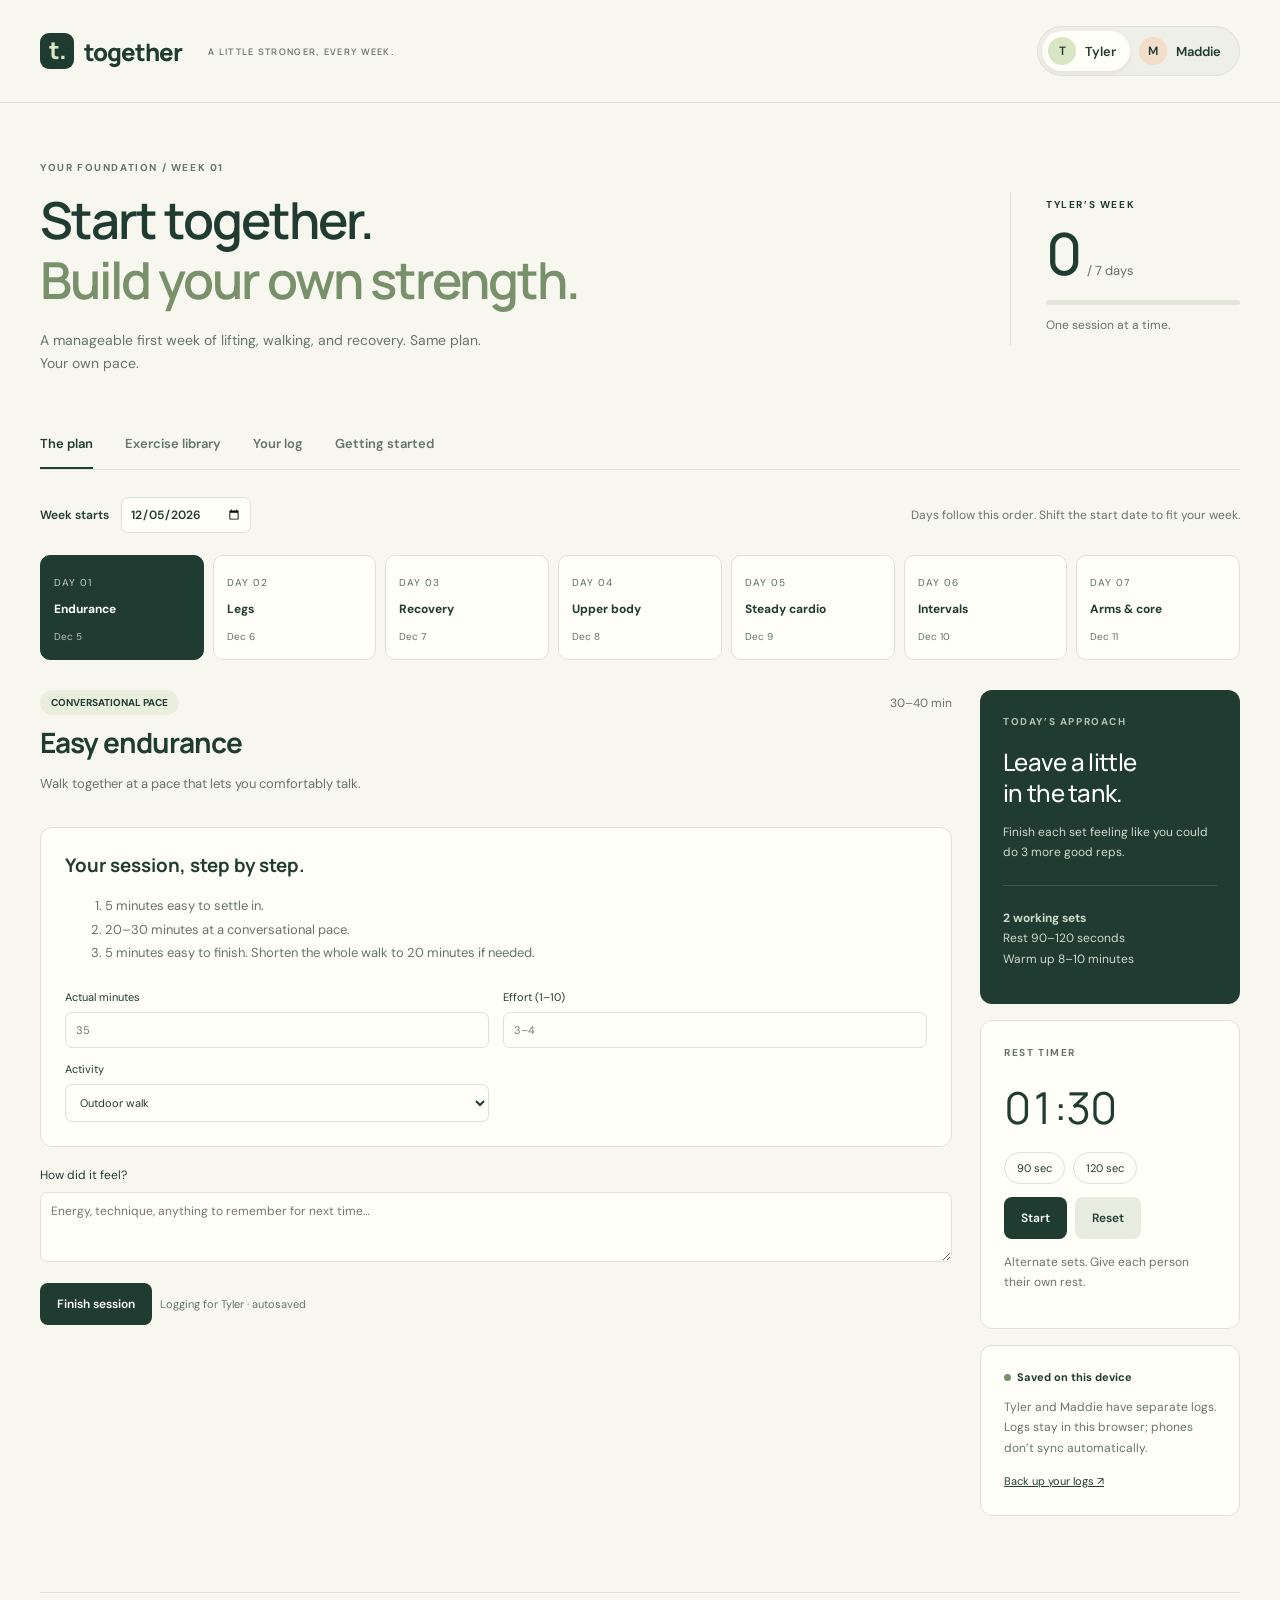
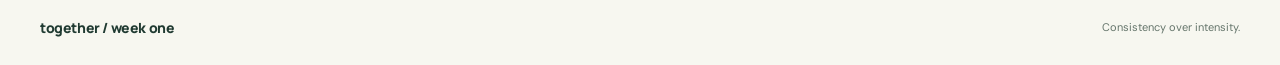
<file: index.html>
<!doctype html>
<html lang="en"><head><meta charset="utf-8"><meta name="viewport" content="width=device-width,initial-scale=1,viewport-fit=cover"><meta name="theme-color" content="#203b32"><meta name="description" content="Tyler and Maddie's first week of strength, cardio and recovery. Exercise examples and personal workout logs."><meta name="robots" content="noindex,nofollow"><title>Together / Week One</title><link rel="stylesheet" href="./style.css"></head>
<body><a class="skip" href="#main">Skip to workout</a><header><a class="brand" href="./"><span class="mark">t.</span> together<span class="brand-sub">A LITTLE STRONGER, EVERY WEEK.</span></a><div class="profiles" role="group" aria-label="Active person"><button data-person="Tyler" aria-pressed="true"><span class="avatar">T</span>Tyler</button><button data-person="Maddie" aria-pressed="false"><span class="avatar">M</span>Maddie</button></div></header>
<main id="main"><section class="hero"><div><p class="eyebrow">YOUR FOUNDATION / WEEK 01</p><h1>Start together.<br><em>Build your own strength.</em></h1><p class="intro">A manageable first week of lifting, walking, and recovery. Same plan. Your own pace.</p></div><div class="week-summary"><span class="small-label" id="summary-name">TYLER’S WEEK</span><div><strong id="week-count">0</strong><span>/ 7 days</span></div><div class="progress-track"><i id="week-progress"></i></div><p id="week-caption">One session at a time.</p></div></section>
<nav class="tabs" aria-label="Main navigation"><button data-tab="plan" class="selected">The plan</button><button data-tab="library">Exercise library</button><button data-tab="history">Your log</button><button data-tab="guide">Getting started</button></nav>
<section id="plan-view"><div class="week-controls"><label>Week starts <input type="date" id="week-start"></label><p>Days follow this order. Shift the start date to fit your week.</p></div><div id="day-nav" class="day-nav" role="group" aria-label="Choose training day"></div><div class="session-layout"><section id="session"></section><aside><div class="aside-card dark"><p class="eyebrow">TODAY’S APPROACH</p><h3>Leave a little<br>in the tank.</h3><p>Finish each set feeling like you could do 3 more good reps.</p><div class="aside-rule"></div><p><strong>2 working sets</strong><br>Rest 90–120 seconds<br>Warm up 8–10 minutes</p></div><div class="aside-card"><p class="eyebrow">REST TIMER</p><div class="timer" id="rest-display" role="timer">01:30</div><div class="button-row"><button class="chip" data-rest="90">90 sec</button><button class="chip" data-rest="120">120 sec</button></div><div class="button-row"><button class="primary" id="rest-toggle">Start</button><button class="quiet" id="rest-reset">Reset</button></div><p class="muted">Alternate sets. Give each person their own rest.</p></div><div class="aside-card"><span class="status-dot"></span><strong id="save-label">Saved on this device</strong><p class="muted">Tyler and Maddie have separate logs. Logs stay in this browser; phones don’t sync automatically.</p><button class="text-button" id="backup-shortcut">Back up your logs ↗</button></div></aside></div></section>
<section id="library-view" hidden><div class="section-title"><div><p class="eyebrow">LEARN THE MOVEMENTS</p><h2>A small, useful exercise library.</h2></div><label class="search-label">Find an exercise<input type="search" id="exercise-search" placeholder="Search by exercise or muscle…"></label></div><div id="library-grid" class="library-grid"></div></section>
<section id="history-view" hidden><div class="section-title"><div><p class="eyebrow">YOUR WORK, RECORDED</p><h2 id="history-title">Tyler’s training log.</h2></div><button class="secondary" id="export-csv">Export CSV</button></div><div id="history-stats" class="stats"></div><div id="history-list"></div><div class="backup-panel"><h3>Keep a copy. Bring it with you.</h3><p>Export both profiles as a backup. Import on another device to combine logs. Existing entries are kept unless an imported entry has a newer edit time.</p><div class="button-row"><button class="primary" id="export-json">Download backup</button><button class="secondary" id="import-json">Import backup</button><input type="file" id="import-file" accept="application/json,.json" hidden></div><p class="muted">These are browser profiles, not password-protected accounts. Clearing browser data removes logs. Neither profile is uploaded to GitHub.</p></div></section>
<section id="guide-view" hidden><p class="eyebrow">THE FIRST WEEK</p><h2>Learn it. Log it. Come back.</h2><div class="guide-grid"><article><span class="step">01</span><h3>Make it your weight.</h3><p>Start light. Aim to finish with about 3 good reps left. An empty bar can be too heavy: use bodyweight, a securely held light plate, or an easier variation.</p><p>Record total weight, including the bar, in pounds. Bodyweight means 0 lb added. Assisted chin-ups use 0 lb added; describe your assistance in the notes.</p></article><article><span class="step">02</span><h3>Warm up before working sets.</h3><p>Walk easily for 5 minutes, then rehearse the day’s movements. Do 1–2 light practice sets before the first loaded exercises. Practice sets don’t count toward the two working sets.</p></article><article><span class="step">03</span><h3>Train side by side.</h3><p>Switch profiles before logging. Alternate turns, change plates carefully, and rest 90–120 seconds between your own sets. Use rack safeties for squats and bench presses.</p></article><article><span class="step">04</span><h3>Keep cardio conversational.</h3><p>On easy walks, you should be able to converse. Brisk intervals are controlled effort, about 6/10, without sprinting. If the treadmill slips, walk outdoors until it’s fixed.</p></article><article><span class="step">05</span><h3>Progress one step at a time.</h3><p>Next week, keep the exercises and sets. Add reps within the target range first. When both sets reach the top comfortably, add the smallest available weight increase. Repeat a weight longer if the next jump is too large.</p></article><article><span class="step">06</span><h3>Adjust to the day.</h3><p>Stop movements that cause sharp pain, instability, or worsening symptoms. If soreness changes how you move, shorten or lighten the session. The goal is to feel able to repeat the routine.</p></article></div><div class="source-panel"><h3>Based on a foundation, adapted for you.</h3><p>This beginner week adapts Huberman’s three resistance days, three cardio days, and recovery day. Shorter cardio and walking intervals are introductory substitutions. No heat/cold protocol or loaded neck work is included.</p><a href="https://www.hubermanlab.com/newsletter/foundational-fitness-protocol" target="_blank" rel="noopener">Huberman’s original template ↗</a><p>Exercise demonstrations link to CSCCa, Catalyst Athletics, ACE, and NHS coaching references. Some show standard versions; the instructions here explain your beginner variation.</p></div></section>
<footer><span class="brand">together / week one</span><span>Consistency over intensity.</span></footer></main>
<dialog id="demo-dialog"><div class="modal-head"><span class="eyebrow">MOVEMENT GUIDE</span><button id="close-demo" class="icon-button" aria-label="Close exercise guide">✕</button></div><div id="demo-content"></div></dialog><div id="toast" role="status" aria-live="polite"></div><script src="./data.js"></script><script src="./app.js"></script></body></html>
</file>
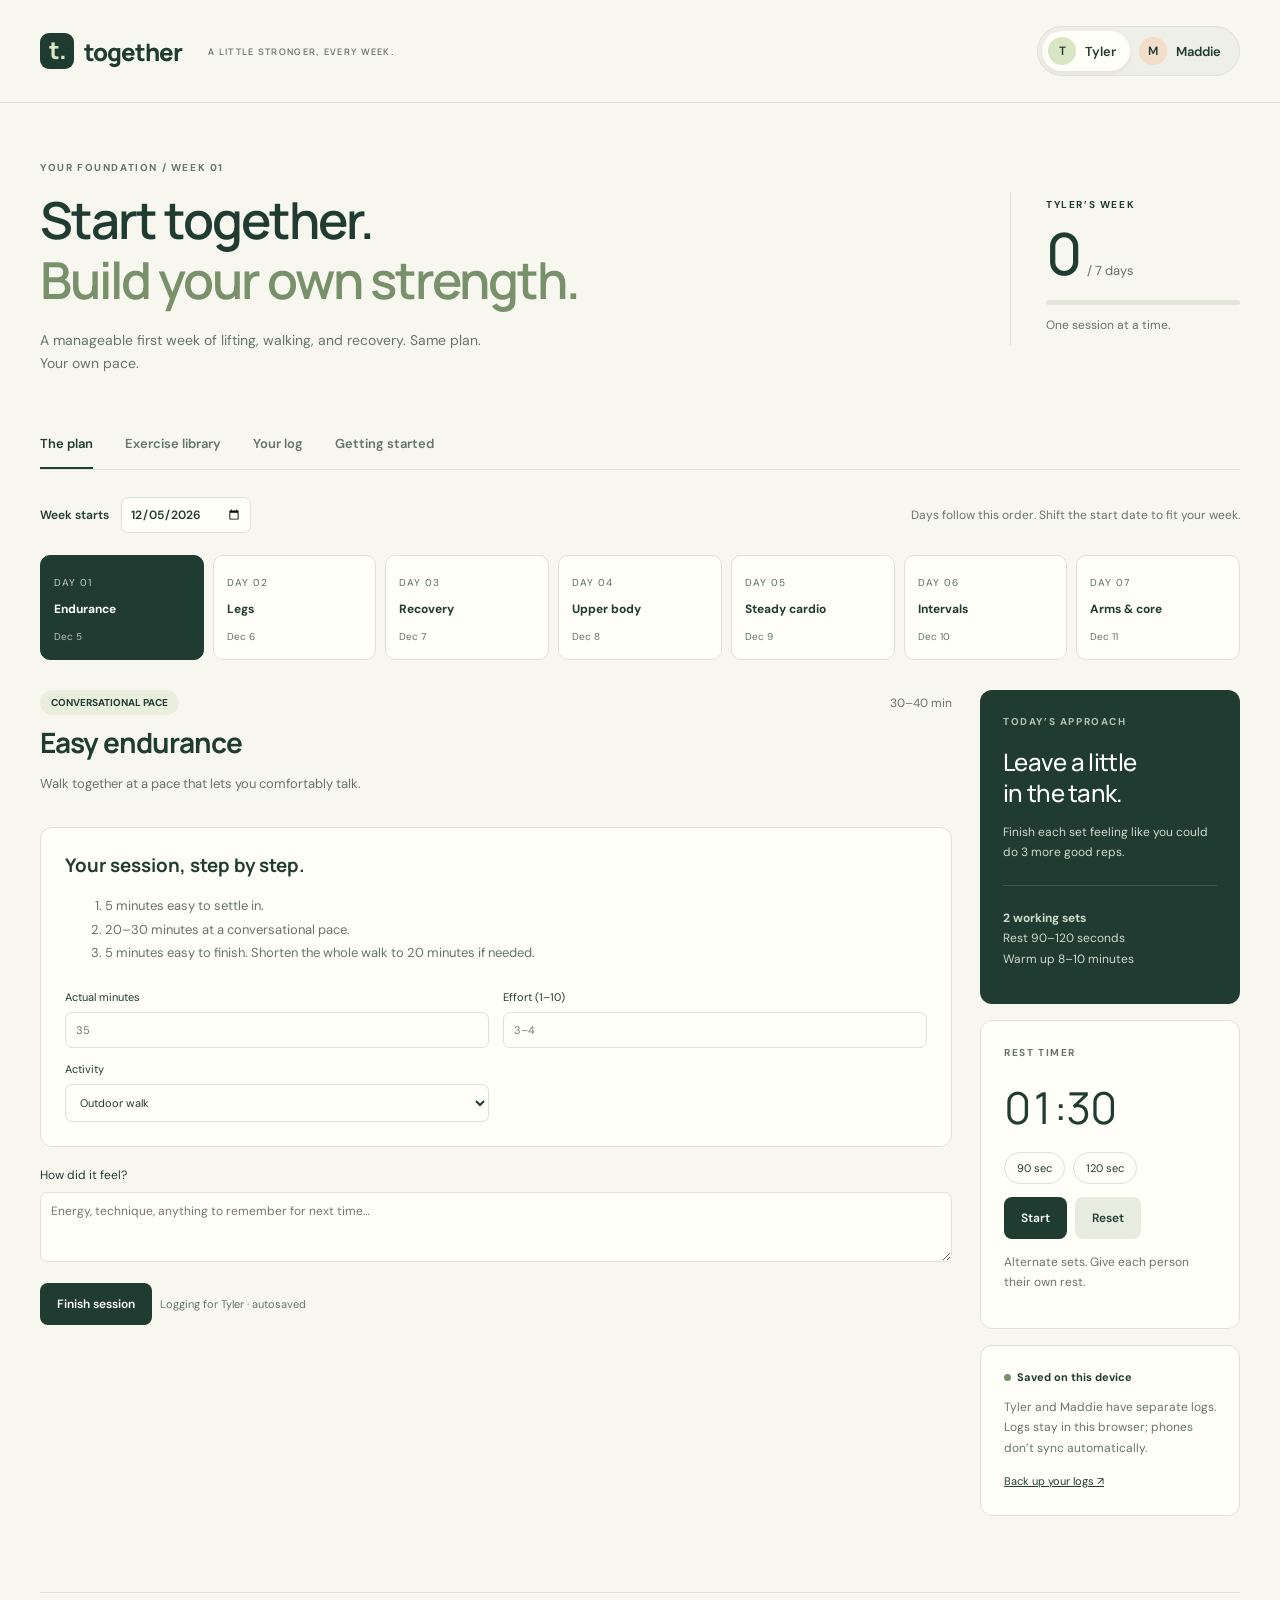
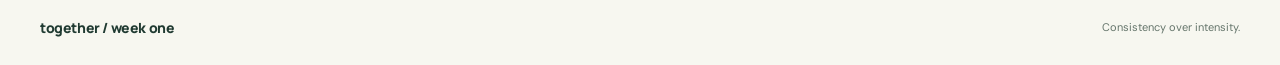
<file: standalone/together-training.html>
<!doctype html>
<html lang="en"><head><meta charset="utf-8"><meta name="viewport" content="width=device-width,initial-scale=1,viewport-fit=cover"><meta name="theme-color" content="#203b32"><meta name="description" content="Tyler and Maddie's first week of strength, cardio and recovery. Exercise examples and personal workout logs."><meta name="robots" content="noindex,nofollow"><title>Together / Week One</title><style>@import url('https://fonts.googleapis.com/css2?family=DM+Sans:wght@400;500;600;700&family=Manrope:wght@400;500;600;700;800&display=swap');
:root{--paper:#f7f7f0;--ink:#203b32;--muted:#65756b;--line:#dce2d7;--green:#d8e6c4;--accent:#365d40;--white:#fffef9;--peach:#f2ddc9;font-family:'DM Sans',system-ui,sans-serif;color:var(--ink);background:var(--paper)}*{box-sizing:border-box}body{margin:0}button,input,select,textarea{font:inherit}button,a,input,select,textarea{-webkit-tap-highlight-color:transparent}button{cursor:pointer}button{color:inherit}button:focus-visible,a:focus-visible,input:focus-visible,select:focus-visible,textarea:focus-visible,summary:focus-visible{outline:3px solid #be6a32;outline-offset:3px}button:disabled{opacity:.5;cursor:not-allowed}button{border:0;background:none}a{color:var(--accent)}[hidden]{display:none!important}header{max-width:1280px;margin:auto;padding:26px 40px;display:flex;justify-content:space-between;align-items:center;border-bottom:1px solid var(--line)}.brand{display:flex;gap:10px;align-items:center;font-family:Manrope,system-ui;font-size:24px;font-weight:800;text-decoration:none;color:var(--ink);letter-spacing:-1px}.mark{background:var(--ink);color:var(--green);width:34px;height:36px;border-radius:9px;text-align:center}.brand-sub{font-size:9px;letter-spacing:1.3px;margin-left:16px;color:var(--muted);font-weight:600}.profiles{display:flex;border:1px solid var(--line);border-radius:28px;padding:4px;gap:3px;background:#eeefe7}.profiles button{display:flex;align-items:center;gap:9px;padding:6px 14px 6px 6px;border-radius:22px;font-size:13px;font-weight:600}.profiles button[aria-pressed=true]{background:var(--white);box-shadow:0 2px 5px #203b3210}.avatar{display:grid;place-items:center;width:28px;height:28px;border-radius:50%;background:var(--green);font-size:12px}.profiles button:nth-child(2) .avatar{background:var(--peach)}main{max-width:1200px;margin:auto;padding:0 0 28px}.hero{display:flex;justify-content:space-between;gap:35px;align-items:center;padding:58px 0 44px}.eyebrow,.small-label{font-size:10px;letter-spacing:1.6px;font-weight:700}.eyebrow{margin:0 0 16px;color:var(--muted)}h1,h2,h3{font-family:Manrope,system-ui,sans-serif}h1{font-size:clamp(32px,4vw,51px);line-height:1.17;letter-spacing:-2px;margin:0 0 20px;font-weight:600}h1 em{font-style:normal;color:#79916b}.intro{color:var(--muted);max-width:460px;line-height:1.65;font-size:14px;margin:0}.week-summary{width:230px;border-left:1px solid var(--line);padding-left:35px;flex-shrink:0}.week-summary strong{font-family:Manrope;font-size:58px;font-weight:500;letter-spacing:-3px}.week-summary span:not(.small-label){font-size:13px;color:var(--muted);margin-left:8px}.week-summary p{font-size:12px;color:var(--muted)}.progress-track{height:5px;background:#e2e6d9;border-radius:10px;margin-top:8px;overflow:hidden}.progress-track i{display:block;background:var(--accent);height:100%;transition:width .2s}.tabs{display:flex;border-bottom:1px solid var(--line);gap:32px}.tabs button{padding:15px 0;font-size:13px;font-weight:600;color:var(--muted);border-bottom:2px solid transparent;white-space:nowrap}.tabs button.selected{border-bottom-color:var(--ink);color:var(--ink)}.week-controls{display:flex;justify-content:space-between;align-items:center;margin:24px 0 18px;gap:15px}.week-controls label{font-size:12px;font-weight:600;display:flex;align-items:center;gap:12px}.week-controls p,.muted{font-size:12px;line-height:1.6;color:var(--muted)}input,select,textarea{border:1px solid var(--line);background:var(--white);color:var(--ink);border-radius:7px;padding:10px;min-width:0}input[type=date]{font-size:12px;padding:8px}.day-nav{display:grid;grid-template-columns:repeat(7,1fr);gap:9px;margin-bottom:30px}.day{border:1px solid var(--line);border-radius:10px;background:var(--white);text-align:left;min-height:100px;padding:14px 13px;position:relative}.day.selected{background:var(--ink);color:#fff;border-color:var(--ink)}.day small{font-size:10px;letter-spacing:1px;opacity:.75}.day strong{display:block;font-size:12px;margin:10px 0 7px}.day .day-date{font-size:10px;opacity:.7}.day .check{position:absolute;right:9px;top:10px;color:#668052}.day.selected .check{color:#d8e6c4}.session-layout{display:grid;grid-template-columns:minmax(0,1fr) 260px;gap:28px}.session-heading{display:flex;justify-content:space-between;gap:16px;align-items:flex-start;margin-bottom:20px}.session-heading h2{font-size:28px;letter-spacing:-1px;margin:8px 0}.pill{background:#e9eedf;border-radius:20px;padding:6px 11px;font-size:10px;font-weight:700;display:inline-block}.session-description{color:var(--muted);font-size:13px;line-height:1.6}.session-heading .muted{margin-top:4px}.warmup{display:flex;gap:13px;align-items:flex-start;background:#eaf0e1;border:1px solid #dce7d1;padding:16px;border-radius:10px;font-size:12px;line-height:1.6;margin-bottom:22px}.warmup strong{display:block}.warmup input{margin-top:4px;accent-color:var(--accent);width:17px;height:17px}.exercise{border:1px solid var(--line);border-radius:12px;background:var(--white);margin-bottom:14px;overflow:hidden}.exercise-top{display:flex;gap:15px;padding:18px;align-items:center}.exercise-number{font-size:11px;color:#79916b;font-weight:700}.exercise-top h3{font-size:16px;margin:0 0 5px;letter-spacing:-.3px}.exercise-top p{font-size:11px;color:var(--muted);margin:0;line-height:1.5}.exercise-top .demo-button{margin-left:auto;flex-shrink:0;font-size:11px;border:1px solid var(--line);padding:9px 11px;border-radius:20px;background:var(--paper)}.exercise-body{padding:0 18px 16px}.variation{display:flex;align-items:center;gap:10px;margin:0 0 12px}.variation label{font-size:11px;color:var(--muted)}.variation select{font-size:11px;padding:7px;flex:1;max-width:320px}.set-head,.set-row{display:grid;grid-template-columns:40px minmax(60px,1fr) minmax(60px,1fr) 52px;gap:9px;align-items:center}.set-head{padding:9px 0;font-size:9px;letter-spacing:.7px;color:var(--muted);border-top:1px solid var(--line)}.set-row{margin-bottom:8px;font-size:12px}.set-row>span{color:var(--muted)}.set-row input{width:100%;padding:10px;font-size:13px;background:#f8f9f3}.set-row input:disabled{background:#f1f1eb;color:#879081}.done-button{border:1px solid var(--line);border-radius:8px;min-height:40px;font-size:19px;color:#73806d}.done-button[aria-pressed=true]{background:var(--green);border-color:#bacda5;color:var(--ink)}.exercise-notes{width:100%;font-size:11px;padding:8px;border-color:transparent;background:transparent;border-bottom:1px dashed var(--line);border-radius:0}.last-log{font-size:10px;color:var(--muted);margin:0 0 9px}.session-end{padding:20px 0}.session-end label{display:block;font-size:12px;margin-bottom:9px}.session-end textarea{width:100%;resize:vertical;min-height:70px;font-size:12px}.session-end .button-row{margin-top:16px}.primary,.secondary,.quiet{padding:12px 17px;border-radius:8px;font-size:12px;font-weight:600;min-height:42px}.primary{background:var(--ink);color:#fff}.secondary{background:var(--white);border:1px solid var(--line)}.quiet{background:#e8ecdf}.primary.complete{background:#d8e6c4;color:var(--ink)}.button-row{display:flex;gap:8px;align-items:center;flex-wrap:wrap}.aside-card{background:var(--white);border:1px solid var(--line);border-radius:12px;padding:23px;margin-bottom:16px;font-size:12px}.aside-card.dark{background:var(--ink);color:#fff;border:0}.dark .eyebrow{color:#b4c2ad}.aside-card h3{font-size:24px;letter-spacing:-.7px;line-height:1.3;margin:0 0 14px;font-weight:500}.aside-card p{line-height:1.7}.dark p{color:#d1dacb}.aside-rule{height:1px;background:#ffffff24;margin:22px 0}.timer{font-family:Manrope;font-size:44px;letter-spacing:-2px;font-variant-numeric:tabular-nums;margin-bottom:15px}.chip{padding:8px 12px;border:1px solid var(--line);border-radius:20px;font-size:11px}.aside-card .button-row{margin-bottom:13px}.status-dot{display:inline-block;background:#79916b;width:7px;height:7px;border-radius:50%;margin-right:6px}.aside-card>strong{font-size:11px}.text-button{font-size:11px;text-decoration:underline;padding:4px 0}.cardio-panel{background:var(--white);border:1px solid var(--line);border-radius:12px;padding:24px}.cardio-panel h3{margin:0 0 10px}.cardio-panel p,.cardio-panel li{font-size:13px;line-height:1.8;color:var(--muted)}.cardio-form{display:grid;grid-template-columns:1fr 1fr;gap:14px;margin-top:25px}.cardio-form label{font-size:11px;display:flex;flex-direction:column;gap:8px}.cardio-form input,.cardio-form select{width:100%}.interval-box{background:#eaf0e1;padding:22px;border-radius:10px;margin-top:20px;text-align:center}.interval-box .timer{margin:8px 0}.interval-box .button-row{justify-content:center}.interval-box #interval-phase{font-size:14px;font-weight:700}.recovery-symbol{font-size:60px;color:#82966f;margin:10px 0 25px}.section-title{display:flex;justify-content:space-between;gap:22px;align-items:center;margin:35px 0 25px}h2{font-size:28px;letter-spacing:-1px;margin:10px 0 24px}.section-title h2{margin:0}.search-label{font-size:10px;display:grid;gap:7px;min-width:240px}.search-label input{font-size:12px}.library-grid{display:grid;grid-template-columns:repeat(3,1fr);gap:16px}.library-card{border:1px solid var(--line);background:var(--white);border-radius:12px;overflow:hidden;text-align:left;padding:0}.library-art{height:155px;background:#eaf0e1;display:flex;justify-content:center}.library-art svg{width:100%;height:100%}.library-card-text{padding:18px}.library-card h3{font-size:15px;margin:0 0 8px}.library-card p{font-size:11px;color:var(--muted);margin:0 0 14px}.library-card .text-button{display:block}.stats{display:grid;grid-template-columns:repeat(3,1fr);gap:14px;margin-bottom:28px}.stat{padding:22px;border:1px solid var(--line);border-radius:10px;background:var(--white)}.stat strong{display:block;font:500 34px Manrope;letter-spacing:-1px}.stat span{font-size:11px;color:var(--muted)}.empty{padding:45px 24px;text-align:center;border:1px dashed #bdcbbb;border-radius:12px}.empty p{color:var(--muted);font-size:13px}.history-card{background:var(--white);border:1px solid var(--line);border-radius:10px;margin-bottom:12px;padding:18px}.history-card summary{cursor:pointer;display:flex;justify-content:space-between;gap:10px;font-size:13px;font-weight:600}.history-card p,.history-card li{font-size:12px;line-height:1.8;color:var(--muted)}.history-card .button-row{margin-top:15px}.backup-panel,.source-panel{padding:28px;background:#eaf0e1;border-radius:12px;margin:30px 0}.backup-panel h3,.source-panel h3{margin:0 0 10px;font-size:19px}.backup-panel p,.source-panel p{font-size:12px;line-height:1.8;max-width:720px}.source-panel a{font-size:12px}.guide-grid{display:grid;grid-template-columns:repeat(3,1fr);gap:22px}.guide-grid article{background:var(--white);border:1px solid var(--line);border-radius:12px;padding:25px}.guide-grid h3{font-size:17px;line-height:1.5}.guide-grid p{font-size:12px;color:var(--muted);line-height:1.8}.step{font-size:11px;color:#879c77}.step:before{content:'↗';margin-right:10px}#guide-view{padding-top:35px}footer{display:flex;justify-content:space-between;align-items:center;margin-top:60px;border-top:1px solid var(--line);padding-top:25px;color:var(--muted);font-size:11px}footer .brand{font-size:14px;letter-spacing:-.4px}dialog{border:1px solid var(--line);border-radius:18px;width:min(760px,calc(100% - 24px));max-height:90dvh;padding:25px;color:var(--ink);background:var(--white)}dialog::backdrop{background:#15281f80;backdrop-filter:blur(4px)}.modal-head{display:flex;justify-content:space-between;align-items:center}.modal-head .eyebrow{margin:0}.icon-button{font-size:20px;width:40px;height:40px;border-radius:50%;background:var(--paper)}.demo-layout{display:grid;grid-template-columns:1fr 1fr;gap:24px}.demo-visual{background:#eaf0e1;border-radius:12px;overflow:hidden;align-self:start}.demo-visual svg{width:100%;height:230px;display:block}.demo-visual .button-row{justify-content:center;padding-bottom:15px}.demo-copy ol{padding-left:18px;margin:0}.demo-copy li{font-size:12px;line-height:1.8;margin-bottom:10px}.demo-copy h3{font-size:14px;margin-top:20px}.demo-copy p{font-size:12px;line-height:1.8;color:var(--muted)}.demo-caption{font-size:10px;line-height:1.6;color:var(--muted);padding:0 15px 15px;margin:0}.demo-copy a{display:inline-block;font-size:12px;margin-top:12px}.warning{background:#f5eadb;border-radius:8px;padding:12px;font-size:11px!important}.pose-label{text-align:center;font-size:11px;margin:0 0 12px;font-weight:600}#toast{position:fixed;bottom:24px;left:50%;transform:translateX(-50%);background:var(--ink);color:#fff;border-radius:10px;padding:13px 20px;font-size:12px;max-width:90vw;box-shadow:0 5px 20px #203b3225;display:none;z-index:20}.skip{position:absolute;left:10px;top:-100px;padding:10px;background:white;z-index:10}.skip:focus{top:10px}.muted.inline{margin:0}.saved-person{font-size:11px;color:var(--muted)}
@media(min-width:1280px){main{padding-left:0;padding-right:0}}@media(max-width:1279px){main{padding-left:35px;padding-right:35px}}@media(max-width:900px){.brand-sub{display:none}.session-layout{grid-template-columns:minmax(0,1fr) 220px;gap:18px}.aside-card{padding:18px}.library-grid,.guide-grid{grid-template-columns:repeat(2,1fr)}.day{padding:12px 9px}.hero{padding-top:40px}.day-nav{gap:6px}.day strong{font-size:11px}}@media(max-width:680px){header{padding:17px 18px}.brand{font-size:21px}.profiles button{padding:5px 9px 5px 5px;font-size:12px}.avatar{width:25px;height:25px}.profiles{gap:0}.mark{width:29px;height:31px}main{padding:0 18px 25px}.hero{padding:32px 0 25px;gap:15px;align-items:flex-start}.hero h1{font-size:34px;letter-spacing:-1.4px}.intro{font-size:12px}.eyebrow{font-size:9px;letter-spacing:1.1px}.week-summary{width:90px;padding-left:12px;margin-top:10px}.week-summary .small-label{font-size:8px;letter-spacing:.5px}.week-summary strong{font-size:37px}.week-summary span:not(.small-label){font-size:10px;margin-left:3px}.week-summary p{font-size:9px;line-height:1.5}.tabs{gap:24px;overflow-x:auto}.tabs button{font-size:12px;padding:14px 0}.week-controls{align-items:flex-start;flex-direction:column;margin:20px 0 15px;gap:6px}.week-controls p{font-size:10px;margin:0}.day-nav{display:flex;overflow-x:auto;padding-bottom:8px;margin-bottom:18px;scroll-snap-type:x proximity}.day{min-width:100px;min-height:91px;scroll-snap-align:start}.day strong{font-size:12px}.session-layout{display:flex;flex-direction:column}.session-heading h2{font-size:25px}.session-heading{margin-bottom:15px}.exercise-top{padding:15px;gap:10px}.exercise-top h3{font-size:14px}.exercise-top .demo-button{font-size:10px;padding:8px}.exercise-top p{font-size:10px}.exercise-body{padding:0 15px 14px}.set-head,.set-row{grid-template-columns:32px minmax(60px,1fr) minmax(60px,1fr) 44px;gap:7px}.set-head{font-size:8px;letter-spacing:.2px}.set-row input{font-size:16px;padding:9px}.variation select{max-width:230px}.exercise-notes{font-size:12px}.session-layout aside{display:grid;grid-template-columns:1fr 1fr;gap:12px}.aside-card{margin:0}.aside-card.dark{display:none}.aside-card p{font-size:11px}.aside-card h3{font-size:20px}.timer{font-size:36px}.aside-card .primary,.aside-card .quiet{padding:9px 12px;font-size:11px}.aside-card .button-row{gap:5px}.section-title{flex-direction:column;align-items:stretch;margin:28px 0 22px}.section-title h2,h2{font-size:25px}.search-label{min-width:0}.library-grid{gap:12px}.library-art{height:125px}.library-card-text{padding:14px}.library-card h3{font-size:13px;line-height:1.4}.library-card p{font-size:10px}.stats{gap:8px}.stat{padding:15px 10px}.stat strong{font-size:28px}.stat span{font-size:10px}.guide-grid{grid-template-columns:1fr}.guide-grid article{padding:20px}.backup-panel,.source-panel{padding:20px}.demo-layout{grid-template-columns:1fr}.demo-visual svg{height:190px}.demo-copy li{font-size:13px}.demo-visual{max-width:100%}dialog{padding:20px}.history-card summary{font-size:12px;line-height:1.6}.cardio-panel{padding:20px}.cardio-form input,.cardio-form select{font-size:16px}.history-card ul{padding-left:18px}footer{margin-top:35px;font-size:10px}.session-end .button-row{align-items:stretch}.session-end .primary{flex:1}}
@media(prefers-reduced-motion:reduce){*{scroll-behavior:auto!important;transition:none!important}}
@media(max-width:680px){.session-heading{display:block}.session-heading>.muted{margin:0 0 12px}.tabs{scrollbar-width:none}.tabs::-webkit-scrollbar{display:none}}
</style></head>
<body><a class="skip" href="#main">Skip to workout</a><header><a class="brand" href="./"><span class="mark">t.</span> together<span class="brand-sub">A LITTLE STRONGER, EVERY WEEK.</span></a><div class="profiles" role="group" aria-label="Active person"><button data-person="Tyler" aria-pressed="true"><span class="avatar">T</span>Tyler</button><button data-person="Maddie" aria-pressed="false"><span class="avatar">M</span>Maddie</button></div></header>
<main id="main"><section class="hero"><div><p class="eyebrow">YOUR FOUNDATION / WEEK 01</p><h1>Start together.<br><em>Build your own strength.</em></h1><p class="intro">A manageable first week of lifting, walking, and recovery. Same plan. Your own pace.</p></div><div class="week-summary"><span class="small-label" id="summary-name">TYLER’S WEEK</span><div><strong id="week-count">0</strong><span>/ 7 days</span></div><div class="progress-track"><i id="week-progress"></i></div><p id="week-caption">One session at a time.</p></div></section>
<nav class="tabs" aria-label="Main navigation"><button data-tab="plan" class="selected">The plan</button><button data-tab="library">Exercise library</button><button data-tab="history">Your log</button><button data-tab="guide">Getting started</button></nav>
<section id="plan-view"><div class="week-controls"><label>Week starts <input type="date" id="week-start"></label><p>Days follow this order. Shift the start date to fit your week.</p></div><div id="day-nav" class="day-nav" role="group" aria-label="Choose training day"></div><div class="session-layout"><section id="session"></section><aside><div class="aside-card dark"><p class="eyebrow">TODAY’S APPROACH</p><h3>Leave a little<br>in the tank.</h3><p>Finish each set feeling like you could do 3 more good reps.</p><div class="aside-rule"></div><p><strong>2 working sets</strong><br>Rest 90–120 seconds<br>Warm up 8–10 minutes</p></div><div class="aside-card"><p class="eyebrow">REST TIMER</p><div class="timer" id="rest-display" role="timer">01:30</div><div class="button-row"><button class="chip" data-rest="90">90 sec</button><button class="chip" data-rest="120">120 sec</button></div><div class="button-row"><button class="primary" id="rest-toggle">Start</button><button class="quiet" id="rest-reset">Reset</button></div><p class="muted">Alternate sets. Give each person their own rest.</p></div><div class="aside-card"><span class="status-dot"></span><strong id="save-label">Saved on this device</strong><p class="muted">Tyler and Maddie have separate logs. Logs stay in this browser; phones don’t sync automatically.</p><button class="text-button" id="backup-shortcut">Back up your logs ↗</button></div></aside></div></section>
<section id="library-view" hidden><div class="section-title"><div><p class="eyebrow">LEARN THE MOVEMENTS</p><h2>A small, useful exercise library.</h2></div><label class="search-label">Find an exercise<input type="search" id="exercise-search" placeholder="Search by exercise or muscle…"></label></div><div id="library-grid" class="library-grid"></div></section>
<section id="history-view" hidden><div class="section-title"><div><p class="eyebrow">YOUR WORK, RECORDED</p><h2 id="history-title">Tyler’s training log.</h2></div><button class="secondary" id="export-csv">Export CSV</button></div><div id="history-stats" class="stats"></div><div id="history-list"></div><div class="backup-panel"><h3>Keep a copy. Bring it with you.</h3><p>Export both profiles as a backup. Import on another device to combine logs. Existing entries are kept unless an imported entry has a newer edit time.</p><div class="button-row"><button class="primary" id="export-json">Download backup</button><button class="secondary" id="import-json">Import backup</button><input type="file" id="import-file" accept="application/json,.json" hidden></div><p class="muted">These are browser profiles, not password-protected accounts. Clearing browser data removes logs. Neither profile is uploaded to GitHub.</p></div></section>
<section id="guide-view" hidden><p class="eyebrow">THE FIRST WEEK</p><h2>Learn it. Log it. Come back.</h2><div class="guide-grid"><article><span class="step">01</span><h3>Make it your weight.</h3><p>Start light. Aim to finish with about 3 good reps left. An empty bar can be too heavy: use bodyweight, a securely held light plate, or an easier variation.</p><p>Record total weight, including the bar, in pounds. Bodyweight means 0 lb added. Assisted chin-ups use 0 lb added; describe your assistance in the notes.</p></article><article><span class="step">02</span><h3>Warm up before working sets.</h3><p>Walk easily for 5 minutes, then rehearse the day’s movements. Do 1–2 light practice sets before the first loaded exercises. Practice sets don’t count toward the two working sets.</p></article><article><span class="step">03</span><h3>Train side by side.</h3><p>Switch profiles before logging. Alternate turns, change plates carefully, and rest 90–120 seconds between your own sets. Use rack safeties for squats and bench presses.</p></article><article><span class="step">04</span><h3>Keep cardio conversational.</h3><p>On easy walks, you should be able to converse. Brisk intervals are controlled effort, about 6/10, without sprinting. If the treadmill slips, walk outdoors until it’s fixed.</p></article><article><span class="step">05</span><h3>Progress one step at a time.</h3><p>Next week, keep the exercises and sets. Add reps within the target range first. When both sets reach the top comfortably, add the smallest available weight increase. Repeat a weight longer if the next jump is too large.</p></article><article><span class="step">06</span><h3>Adjust to the day.</h3><p>Stop movements that cause sharp pain, instability, or worsening symptoms. If soreness changes how you move, shorten or lighten the session. The goal is to feel able to repeat the routine.</p></article></div><div class="source-panel"><h3>Based on a foundation, adapted for you.</h3><p>This beginner week adapts Huberman’s three resistance days, three cardio days, and recovery day. Shorter cardio and walking intervals are introductory substitutions. No heat/cold protocol or loaded neck work is included.</p><a href="https://www.hubermanlab.com/newsletter/foundational-fitness-protocol" target="_blank" rel="noopener">Huberman’s original template ↗</a><p>Exercise demonstrations link to CSCCa, Catalyst Athletics, ACE, and NHS coaching references. Some show standard versions; the instructions here explain your beginner variation.</p></div></section>
<footer><span class="brand">together / week one</span><span>Consistency over intensity.</span></footer></main>
<dialog id="demo-dialog"><div class="modal-head"><span class="eyebrow">MOVEMENT GUIDE</span><button id="close-demo" class="icon-button" aria-label="Close exercise guide">✕</button></div><div id="demo-content"></div></dialog><div id="toast" role="status" aria-live="polite"></div><script>'use strict';
const CS='https://cscca.org/content.aspx?club_id=408309&page_id=22&module_id=';
const CA='https://www.catalystathletics.com/exercise/';
const EXERCISES={
 squat:{name:'Squat to bench',muscles:'Quads · glutes',target:'8–10',unit:'reps',options:[['Bodyweight squat to bench','squat',true],['Light barbell squat to bench','squat',false]],cue:'Touch lightly. Stand tall. Keep the whole foot planted.',steps:['Set a stable bench behind you. Stand about shoulder-width, toes turned out slightly.','Bend your hips and knees together. Lower under control until you lightly touch the bench, or stop at a comfortable depth.','Keep knees moving in the direction of your toes. Stand by pushing through your whole foot.'],avoid:'Do not drop onto the bench, rock backward, or force extra depth. Use safeties if you add a bar.',source:'https://www.nhs.uk/live-well/exercise/strength-exercises/',sourceLabel:'NHS sit-to-stand example',note:'The NHS shows sitting and standing fully. Your squat uses a light bench touch when you can control it.',pose:[[140,45,135,67,160,90,185,90,125,125,138,160,145,190],[163,88,150,110,180,115,205,115,105,151,151,152,145,190]],bench:[70,155,65,10]},
 rdl:{name:'Romanian deadlift',muscles:'Hamstrings · glutes',target:'8–10',unit:'reps',options:[['Light barbell RDL','rdl',false],['Unloaded hip hinge practice','rdl',true]],cue:'Soft knees. Hips back. Keep the bar close.',steps:['Stand tall with a light bar in front of your thighs. Keep a small bend in the knees.','Push your hips backward while your trunk tips forward as a unit. Slide the bar close to your legs.','Stop when the hamstrings feel stretched and your back position stays steady. Drive your hips forward to stand.'],avoid:'Do not reach for the floor or round your back. Practice unloaded if you are still learning the hinge.',source:CS+'732309',sourceLabel:'CSCCa coaching demo',pose:[[145,45,140,68,140,110,140,145,132,128,140,160,145,190],[198,88,180,103,177,139,175,170,120,120,140,156,145,190]],bar:true},
 bridge:{name:'Glute bridge',muscles:'Glutes · trunk',target:'10–15',unit:'reps',options:[['Bodyweight glute bridge','bridge',true]],cue:'Lift through your hips, without arching your back.',steps:['Lie on your back, bend your knees, and plant both feet flat about hip-width apart.','Brace gently and press through your feet to raise your hips. Stop when shoulders, hips, and knees form a comfortable line.','Pause, then lower under control. Keep your ribs from flaring upward.'],avoid:'Do not push higher by bending your lower back. Keep the movement in your hips.',source:CA+'730/Glute-Bridge/',sourceLabel:'Catalyst Athletics video',pose:[[60,177,82,180,105,180,135,180,150,180,190,135,230,190],[60,177,82,180,105,180,135,180,140,150,190,135,230,190]]},
 calf:{name:'Standing calf raise',muscles:'Calves',target:'12–15',unit:'reps',options:[['Supported bodyweight raise','calf',true]],cue:'Rise smoothly. Lower slowly. Use the rack for balance.',steps:['Stand on level ground with both feet about hip-width apart. Hold the rack lightly for balance.','Lift both heels as high as comfortable, keeping your weight over the balls of your feet.','Pause briefly, then slowly lower both heels to the floor.'],avoid:'Avoid bouncing or rolling onto the outside edges of your feet.',source:'https://www.nhs.uk/live-well/exercise/strength-exercises/',sourceLabel:'NHS calf-raise example',pose:[[130,40,130,62,156,90,175,80,130,125,130,158,130,190],[130,30,130,52,156,80,175,80,130,115,130,148,130,180]],support:true},
 deadbug:{name:'Dead bug',muscles:'Core · trunk control',target:'6 / side',unit:'reps / side',options:[['Alternating dead bug','deadbug',true]],cue:'Move slowly. Keep your lower back steady.',steps:['Lie on your back, arms toward the ceiling, with hips and knees bent to about 90 degrees.','Brace gently. Slowly reach one arm overhead and the opposite leg outward, only as far as your back stays steady.','Return, then switch sides. Six per side means twelve alternating repetitions total.'],avoid:'Shorten the reach if your lower back starts to arch. Keep breathing.',source:CA+'494/Dead-Bug/',sourceLabel:'Catalyst Athletics video',pose:[[55,175,78,175,85,130,87,95,150,175,150,120,205,120],[55,175,78,175,56,135,35,105,150,175,195,172,240,180]]},
 bench:{name:'Bench press',muscles:'Chest · triceps',target:'8–10',unit:'reps',options:[['Light barbell bench press','bench',false],['Incline push-up alternative','pushup',true]],cue:'Lower under control. Press smoothly. Use rack safeties.',steps:['Place the bench inside the rack and set safeties to catch the bar above your neck/chest if you flatten your arch. Keep feet, glutes, upper back, and head supported.','Grip slightly wider than shoulder-width. Unrack over your chest, and lower slowly toward the lower chest with wrists above elbows.','Press up smoothly without bouncing. Have your partner help with the unrack or spotting as needed.'],avoid:'Use an incline push-up if the empty bar is too heavy or the rack setup is not safe.',source:CS+'732259',sourceLabel:'CSCCa coaching video',pose:[[65,135,88,135,103,93,103,55,170,135,210,150,220,190],[65,135,88,135,125,130,103,115,170,135,210,150,220,190]],bench:[45,145,145,10],bar:true},
 row:{name:'Barbell row',muscles:'Back · biceps',target:'8–10',unit:'reps',options:[['Light barbell row','row',false]],cue:'Hinge and hold. Pull toward your lower ribs.',steps:['Use a light bar. Hinge backward at your hips and bend the knees slightly, bracing to hold a steady back position.','Let your arms hang. Pull the bar toward your lower ribs by moving the elbows behind you.','Lower smoothly to straight arms while keeping your torso still.'],avoid:'Do not jerk upward or repeatedly stand up to move the weight. Reduce the load if you cannot stay steady.',source:CS+'732310',sourceLabel:'CSCCa coaching video',pose:[[199,67,180,85,182,125,183,160,120,112,145,150,140,190],[199,67,180,85,143,93,155,117,120,112,145,150,140,190]],bar:true},
 press:{name:'Overhead press',muscles:'Shoulders · triceps',target:'8–10',unit:'reps',options:[['Light barbell press','press',false],['Securely held light plate press','press',false]],cue:'Ribs down. Press overhead without leaning back.',steps:['Stand tall with your glutes and abdomen gently braced. Hold the light bar at upper-chest height, wrists over elbows.','Move your head back just enough for clearance. Press up, then bring your head through under the bar.','Lower under control. Keep the torso steady throughout.'],avoid:'Do not lean backward to finish a repetition. A securely held light plate can be easier than the empty bar.',source:CS+'732261',sourceLabel:'CSCCa coaching video',pose:[[130,58,130,80,150,111,145,78,130,133,130,163,130,195],[130,58,130,80,145,45,140,14,130,133,130,163,130,195]],bar:true},
 chin:{name:'Foot-assisted chin-up',muscles:'Back · biceps',target:'5–8',unit:'reps',options:[['Foot-assisted chin-up','chin',true],['Unassisted chin-up','chin',true]],cue:'Use your legs for help. No jumping or swinging.',steps:['Set a stable support under the bar so your feet can remain in contact. Grip with palms facing you, roughly shoulder-width.','Use as much leg assistance as needed while pulling your chest toward the bar. Keep shoulders controlled.','Lower smoothly; keep the same assistance available. Stop before you need to jump or swing.'],avoid:'The coaching reference shows an unassisted chin-up. Your beginner version keeps feet supported; record the amount of help in notes.',source:CA+'40/Chin-up/',sourceLabel:'Catalyst Athletics video',note:'Reference: unassisted chin-up. Use the foot support described here for your variation.',pose:[[115,80,115,103,155,70,150,30,115,142,155,160,195,180],[115,35,115,58,155,80,150,30,115,105,155,143,195,180]],chinbar:true,bench:[170,187,60,9]},
 sideplank:{name:'Side plank',muscles:'Obliques · trunk',target:'15–20 sec / side',unit:'sec / side',options:[['Knees-bent side plank','sideplank',true],['Straight-leg side plank','sideplank',true]],cue:'Elbow under shoulder. Lift your hips. Breathe.',steps:['Lie on one side with the elbow under your shoulder. Bend your knees for the beginner variation.','Lift your hips while supported on the forearm and knees. Keep your torso in line with your thighs.','Hold 15–20 seconds, then lower and switch sides. Record seconds held per side.'],avoid:'Do not let your shoulder collapse toward your ear or hold your breath. The reference also shows a straight-leg version.',source:CA+'498/Side-Plank/',sourceLabel:'Catalyst Athletics video',pose:[[65,109,85,126,84,180,125,180,155,155,205,180,239,180],[65,94,85,111,84,180,125,180,155,130,205,180,239,180]]},
 curl:{name:'EZ-bar curl',muscles:'Biceps',target:'10–12',unit:'reps',options:[['EZ-bar curl','curl',false]],cue:'Keep elbows close. Curl without swinging.',steps:['Stand tall, holding the EZ-bar on a comfortable angled grip with palms generally forward. Keep elbows near your sides.','Bend your elbows to raise the bar. Keep your upper arms and torso mostly still.','Lower slowly until your elbows comfortably straighten.'],avoid:'Do not lean backward or bounce the bar up. Use a lighter bar if necessary.',source:'https://www.acefitness.org/resources/everyone/exercise-library/body-part/arms/biceps/',sourceLabel:'ACE biceps exercise library',note:'The ACE library includes barbell curls; your EZ-bar uses the same controlled elbow movement.',pose:[[125,42,125,65,125,110,140,150,125,130,125,162,125,192],[125,42,125,65,125,110,155,72,125,130,125,162,125,192]],bar:true},
 pushup:{name:'Incline push-up',muscles:'Chest · triceps',target:'8–12',unit:'reps',options:[['Incline push-up','pushup',true]],cue:'Choose a higher surface to make it easier.',steps:['Place hands on a stable bench or sturdy higher surface. Walk feet back to form a straight line from head to heels.','Bend your elbows and bring your chest toward the edge while keeping the trunk steady.','Push away smoothly. Raise the hand support if you cannot keep three good reps in reserve.'],avoid:'Do not let hips sag. Make sure the support cannot slide or tip. The reference demonstrates the standard floor version.',source:CA+'869/Push-Up/',sourceLabel:'Catalyst Athletics video',note:'Reference: floor push-up. Your hands are elevated on a stable bench for an easier variation.',pose:[[204,64,187,82,191,115,195,150,135,120,95,151,55,185],[216,111,199,128,163,131,195,150,140,145,98,166,55,185]],bench:[180,157,65,10]}
};
const DAYS=[
{title:'Easy endurance',short:'Endurance',type:'cardio',duration:'30–40 min',tag:'CONVERSATIONAL PACE',description:'Walk together at a pace that lets you comfortably talk.',instructions:['5 minutes easy to settle in.','20–30 minutes at a conversational pace.','5 minutes easy to finish. Shorten the whole walk to 20 minutes if needed.'],minutes:35},
{title:'Legs & foundation',short:'Legs',type:'lift',duration:'45–60 min together',tag:'WORKOUT A',description:'Learn the squat and hip hinge. Keep every repetition comfortable and controlled.',exercises:['squat','rdl','bridge','calf','deadbug']},
{title:'A day to recover',short:'Recovery',type:'recovery',duration:'Rest / optional easy walk',tag:'RECOVERY',description:'Take the day off training. A gentle walk is optional.',instructions:['Let normal daily movement be enough.','If it feels good, take an easy 10–20-minute walk.','Gentle mobility is optional. No need to chase soreness or force a stretch.']},
{title:'Upper-body strength',short:'Upper body',type:'lift',duration:'45–60 min together',tag:'WORKOUT B',description:'A little pushing, a little pulling. Start lighter than you think.',exercises:['bench','row','press','chin','sideplank']},
{title:'Find your steady pace',short:'Steady cardio',type:'cardio',duration:'25–30 min',tag:'BRISK WALK',description:'Breathe a little harder while still speaking in sentences.',instructions:['5 minutes easy.','15–20 minutes brisk, at your own sustainable pace.','5 minutes easy. You can talk, but singing would be difficult.'],minutes:25},
{title:'A little change of pace',short:'Intervals',type:'interval',duration:'22 min',tag:'INTRODUCTORY INTERVALS',description:'Controlled brisk walking, around 6/10 effort. No sprinting.',instructions:['5 minutes easy warm-up.','6 rounds: 30 seconds brisk, then 90 seconds easy.','5 minutes easy cool-down. Keep the brisk portions controlled.'],minutes:22},
{title:'Arms, calves & core',short:'Arms & core',type:'lift',duration:'35–50 min together',tag:'WORKOUT C',description:'Finish the week with controlled repetitions and a little upper-body practice.',exercises:['curl','pushup','chin','calf','deadbug']}
];

'use strict';
const $=s=>document.querySelector(s), $$=s=>[...document.querySelectorAll(s)];
const KEY='together-training:v1', UIKEY='together-training:ui:v1';
const esc=v=>String(v??'').replace(/[&<>"']/g,c=>({'&':'&amp;','<':'&lt;','>':'&gt;','"':'&quot;',"'":'&#39;'}[c]));
const localDate=d=>`${d.getFullYear()}-${String(d.getMonth()+1).padStart(2,'0')}-${String(d.getDate()).padStart(2,'0')}`;
const today=()=>localDate(new Date());
const validDate=s=>typeof s==='string'&&/^\d{4}-\d{2}-\d{2}$/.test(s)&&localDate(new Date(s+'T12:00:00'))===s;
const plusDays=(s,n)=>{const d=new Date(s+'T12:00:00');d.setDate(d.getDate()+n);return localDate(d)};
let storageOK=true;
function stored(key,fallback){try{return JSON.parse(localStorage.getItem(key))??fallback}catch{storageOK=false;return fallback}}
let db=stored(KEY,{version:1,weekStart:today(),logs:{}});
if(!db||db.version!==1||typeof db.logs!=='object'||!db.logs)db={version:1,weekStart:today(),logs:{}};
if(!validDate(db.weekStart))db.weekStart=today();
const savedUI=stored(UIKEY,{});let person=['Tyler','Maddie'].includes(savedUI.person)?savedUI.person:'Tyler';let day=Number.isInteger(savedUI.day)&&savedUI.day>=0&&savedUI.day<7?savedUI.day:0;let tab='plan';
let weekStart=db.weekStart;let toastId;
function toast(msg){$('#toast').textContent=msg;$('#toast').style.display='block';clearTimeout(toastId);toastId=setTimeout(()=>$('#toast').style.display='none',4000)}
function storageStatus(){const el=$('#save-label');el.textContent=storageOK?'Saved on this device':'Temporary session only';el.previousElementSibling.style.background=storageOK?'#79916b':'#b65d31';if(!storageOK)el.parentElement.querySelector('p').textContent='Browser storage is unavailable. Download a backup before leaving this page.'}
function saveUI(){try{localStorage.setItem(UIKEY,JSON.stringify({person,day}))}catch{}}
function dateFor(i=day){return plusDays(weekStart,i)}
function keyFor(p=person,date=dateFor(),i=day){return `${p}|${date}|${i}`}
function fresh(){return {person,date:dateFor(),day,updatedAt:new Date().toISOString(),complete:false,warmup:false,sets:{},variations:{},exNotes:{},notes:'',minutes:'',effort:'',activity:DAYS[day].type==='recovery'?'Rest':'Outdoor walk'}}
function entry(){return db.logs[keyFor()]||fresh()}
function persist(e){e.updatedAt=new Date().toISOString();db.logs[keyFor(e.person,e.date,e.day)]=e;try{const latest=JSON.parse(localStorage.getItem(KEY));if(latest?.version===1&&latest.logs)db.logs={...latest.logs,[keyFor(e.person,e.date,e.day)]:e};localStorage.setItem(KEY,JSON.stringify({...db,weekStart}));storageOK=true}catch{storageOK=false}storageStatus();updateSummary();renderDayNav()}
function change(mutator){const e=entry();mutator(e);persist(e);return e}
function selectTab(t){tab=t;$$('.tabs button').forEach(b=>{b.classList.toggle('selected',b.dataset.tab===t);b.setAttribute('aria-current',b.dataset.tab===t?'page':'false')});['plan','library','history','guide'].forEach(v=>$(`#${v}-view`).hidden=v!==t);if(t==='library')renderLibrary();if(t==='history')renderHistory()}
function updateSummary(){const completed=DAYS.filter((_,i)=>db.logs[keyFor(person,dateFor(i),i)]?.complete).length;$('#summary-name').textContent=person.toUpperCase()+'’S WEEK';$('#week-count').textContent=completed;$('#week-progress').style.width=(completed/7*100)+'%';$('#week-caption').textContent=completed===7?'A foundation worth building on.':completed?`${7-completed} days to go. Keep showing up.`:'One session at a time.';$$('[data-person]').forEach(b=>b.setAttribute('aria-pressed',String(b.dataset.person===person)))}
function renderDayNav(){$('#day-nav').innerHTML=DAYS.map((d,i)=>{const done=db.logs[keyFor(person,dateFor(i),i)]?.complete;const date=new Date(dateFor(i)+'T12:00:00').toLocaleDateString(undefined,{month:'short',day:'numeric'});return `<button class="day ${day===i?'selected':''}" data-day="${i}" aria-pressed="${day===i}" aria-label="Day ${i+1}, ${d.short}, ${date}${done?', completed':''}"><small>DAY 0${i+1}</small>${done?'<span class="check">✓</span>':''}<strong>${d.short}</strong><span class="day-date">${esc(date)}</span></button>`}).join('')}
function setValues(e,id){return e.sets[id]||[{weight:'',reps:'',done:false},{weight:'',reps:'',done:false}]}
function option(e,id){const ex=EXERCISES[id];return ex.options.find(o=>o[0]===e.variations[id])||ex.options[0]}
function lastLog(id){return Object.values(db.logs).filter(e=>e.person===person&&e.date<dateFor()&&e.sets?.[id]?.some(s=>s.done)).sort((a,b)=>b.date.localeCompare(a.date))[0]}
function exerciseCard(id,n,e){const ex=EXERCISES[id],op=option(e,id),sets=setValues(e,id),prev=lastLog(id);return `<article class="exercise" data-exercise="${id}"><div class="exercise-top"><span class="exercise-number">${String(n+1).padStart(2,'0')}</span><div><h3>${ex.name}</h3><p>2 sets × ${ex.target} · ${ex.muscles}</p></div><button class="demo-button" data-demo="${op[1]}" data-origin="${id}">▷ Example</button></div><div class="exercise-body">${ex.options.length>1?`<div class="variation"><label for="variant-${id}">Your version</label><select id="variant-${id}" data-variation="${id}">${ex.options.map(o=>`<option ${o[0]===op[0]?'selected':''}>${o[0]}</option>`).join('')}</select></div>`:''}<p class="last-log">${prev?'Previous: '+esc(prev.sets[id].filter(s=>s.done).map(s=>`${s.weight||0} lb × ${s.reps}`).join(' / '))+' · '+esc(prev.date):esc(ex.cue)}</p><div class="set-head"><span>SET</span><span>${op[2]?'ADDED LB':'TOTAL LB, WITH BAR'}</span><span>${ex.unit.toUpperCase()}</span><span>DONE</span></div>${sets.map((s,j)=>`<div class="set-row"><span>0${j+1}</span><input type="number" inputmode="decimal" min="0" max="1000" step="0.5" value="${op[2]?'0':esc(s.weight)}" ${op[2]?'disabled':''} placeholder="lb" aria-label="${ex.name} set ${j+1} weight in pounds" data-field="weight" data-id="${id}" data-set="${j}"><input type="number" inputmode="numeric" min="1" max="999" step="1" value="${esc(s.reps)}" placeholder="${esc(ex.target.split(' ')[0])}" aria-label="${ex.name} set ${j+1} ${ex.unit}" data-field="reps" data-id="${id}" data-set="${j}"><button class="done-button" aria-label="Mark ${ex.name} set ${j+1} ${s.done?'incomplete':'done'}" aria-pressed="${!!s.done}" data-done="${id}" data-set="${j}">${s.done?'✓':'○'}</button></div>`).join('')}<input class="exercise-notes" maxlength="2000" value="${esc(e.exNotes[id]||'')}" data-exnote="${id}" aria-label="${ex.name} notes" placeholder="Notes: assistance, how it felt, changes…"></div></article>`}
function sessionEnd(e){return `<div class="session-end"><label for="session-notes">How did it feel?</label><textarea id="session-notes" maxlength="4000" placeholder="Energy, technique, anything to remember for next time…">${esc(e.notes)}</textarea><div class="button-row"><button id="complete-session" class="primary ${e.complete?'complete':''}">${e.complete?'✓ Session complete · undo':'Finish session'}</button><span class="saved-person">Logging for ${person} · autosaved</span></div></div>`}
function renderSession(){const d=DAYS[day],e=entry();$('#session').innerHTML=`<div class="session-heading"><div><span class="pill">${d.tag}</span><h2>${d.title}</h2><p class="session-description">${d.description}</p></div><p class="muted">${d.duration}</p></div>`+(d.type==='lift'?`<label class="warmup"><input type="checkbox" id="warmup" ${e.warmup?'checked':''}><span><strong>Start with your warm-up · 8–10 min</strong>Easy walking, unloaded practice, then 1–2 light practice sets. Check this when you’re ready.</span></label>${d.exercises.map((id,n)=>exerciseCard(id,n,e)).join('')}`:`<div class="cardio-panel">${d.type==='recovery'?'<div class="recovery-symbol" aria-hidden="true">☀</div>':''}<h3>${d.type==='recovery'?'Recovery counts, too.':'Your session, step by step.'}</h3><ol>${d.instructions.map(x=>`<li>${x}</li>`).join('')}</ol>${d.type==='interval'?intervalHTML():''}<div class="cardio-form"><label>${d.type==='recovery'?'Optional walk minutes':'Actual minutes'}<input id="cardio-minutes" type="number" inputmode="decimal" min="0" max="600" step="0.5" value="${esc(e.minutes)}" placeholder="${d.minutes||'0'}"></label><label>Effort (1–10)<input id="cardio-effort" type="number" inputmode="numeric" min="1" max="10" step="1" value="${esc(e.effort)}" placeholder="${d.type==='interval'?'6':'3–4'}"></label><label>Activity<select id="cardio-activity">${['Outdoor walk','Treadmill walk','Easy mobility','Rest'].map(x=>`<option ${x===e.activity?'selected':''}>${x}</option>`).join('')}</select></label></div></div>`)+sessionEnd(e);updateSummary();renderDayNav();if(d.type==='interval')updateIntervalDisplay()}
function renderAll(){ $('#week-start').value=weekStart;renderSession();storageStatus();if(tab==='history')renderHistory()}
function setDone(id,j){const e=entry(),values=setValues(e,id).map(s=>({...s})),s=values[j],op=option(e,id);if(s.done){s.done=false;e.complete=false}else{if(!Number.isInteger(Number(s.reps))||Number(s.reps)<1||Number(s.reps)>999)return toast('Enter the reps or seconds you actually completed first.');if(!op[2]&&(s.weight===''||!Number.isFinite(Number(s.weight))||Number(s.weight)<0||Number(s.weight)>1000))return toast('Enter total weight including the bar, or 0 for unloaded practice.');s.weight=op[2]?'0':s.weight;s.done=true}e.sets[id]=values;persist(e);const b=$(`[data-done="${id}"][data-set="${j}"]`);b.setAttribute('aria-pressed',String(s.done));b.setAttribute('aria-label',`Mark ${EXERCISES[id].name} set ${j+1} ${s.done?'incomplete':'done'}`);b.textContent=s.done?'✓':'○';updateCompleteButton(e)}
function updateCompleteButton(e){const b=$('#complete-session');if(!b)return;b.textContent=e.complete?'✓ Session complete · undo':'Finish session';b.classList.toggle('complete',!!e.complete)}
function completeSession(){const e=entry(),d=DAYS[day];if(e.complete){e.complete=false;persist(e);updateCompleteButton(e);return}if(d.type!=='lift'&&['#cardio-minutes','#cardio-effort'].some(sel=>$(sel)&&!$(sel).checkValidity()))return toast('Check your cardio values: minutes 0–600 and effort 1–10.');if(d.type==='lift'&&!d.exercises.every(id=>setValues(e,id).every(s=>s.done)))return toast('Mark both sets of each exercise done before finishing.');if(d.type!=='lift'&&d.type!=='recovery'&&!(Number(e.minutes)>0))return toast('Enter your actual cardio minutes first.');e.complete=true;persist(e);updateCompleteButton(e);toast(`${person}’s session is complete. Nice work.`)}
// Local timers use deadlines so background tabs do not accumulate drift.
let rest={seconds:90,remaining:90,deadline:0,running:false};
const timeString=n=>`${String(Math.floor(Math.max(0,n)/60)).padStart(2,'0')}:${String(Math.max(0,n)%60).padStart(2,'0')}`;
function updateRest(){if(rest.running){rest.remaining=Math.max(0,Math.ceil((rest.deadline-Date.now())/1000));if(rest.remaining===0){rest.running=false;toast('Rest finished. Ready for your next set?')}}$('#rest-display').textContent=timeString(rest.remaining);$('#rest-toggle').textContent=rest.running?'Pause':rest.remaining===0?'Restart':'Start'}
function intervalPhases(){const phases=[{label:'Easy warm-up',seconds:300}];for(let i=1;i<=6;i++){phases.push({label:`Round ${i}/6 · brisk walk`,seconds:30});phases.push({label:`Round ${i}/6 · easy walk`,seconds:90})}phases.push({label:'Easy cool-down',seconds:300});return phases}
let intervals={phase:0,remaining:300,running:false,deadline:0};
function intervalHTML(){return `<div class="interval-box"><span class="eyebrow">GUIDED WALKING TIMER</span><div id="interval-phase">Easy warm-up</div><div class="timer" id="interval-time">05:00</div><div class="button-row"><button class="primary" id="interval-toggle">Start intervals</button><button class="secondary" id="interval-reset">Reset</button></div><p class="muted">Keep this page visible. Brisk is controlled walking, not a sprint.</p></div>`}
function updateIntervalDisplay(){const phases=intervalPhases();if(intervals.running){while(Date.now()>=intervals.deadline&&intervals.phase<phases.length){intervals.phase++;if(intervals.phase<phases.length)intervals.deadline+=phases[intervals.phase].seconds*1000}if(intervals.phase>=phases.length){intervals.running=false;intervals.remaining=0;toast('Walking intervals finished. Log your actual minutes.')}else intervals.remaining=Math.max(0,Math.ceil((intervals.deadline-Date.now())/1000))}if(!$('#interval-time'))return;$('#interval-time').textContent=timeString(intervals.remaining);$('#interval-phase').textContent=phases[intervals.phase]?.label||'Session finished';$('#interval-toggle').textContent=intervals.running?'Pause':intervals.phase>=phases.length?'Restart':'Start intervals'}
setInterval(()=>{updateRest();if(intervals.running||$('#interval-time'))updateIntervalDisplay()},250);
// Purpose-built vector sketches: joint positions interpolate between two controlled positions.
function sketch(id,t=0){const ex=EXERCISES[id],a=ex.pose[0],b=ex.pose[1],v=a.map((n,i)=>n+(b[i]-n)*t),[hx,hy,sx,sy,exx,ey,wx,wy,px,py,kx,ky,ax,ay]=v;let equipment='';if(ex.bench){const [x,y,w,h]=ex.bench;equipment+=`<rect x="${x}" y="${y}" width="${w}" height="${h}" rx="3"/><path d="M${x+8} ${y+h}v${205-y-h}M${x+w-8} ${y+h}v${205-y-h}"/>`}if(ex.support)equipment+='<path d="M178 37V205M168 79h20"/>';if(ex.chinbar)equipment+='<path d="M70 28H205M77 28V205"/>';if(ex.bar)equipment+=`<path d="M${wx-24} ${wy}H${wx+24}"/><path stroke-width="8" d="M${wx-18} ${wy-7}v14M${wx+18} ${wy-7}v14"/>`;return `<svg viewBox="0 0 280 225" role="img" aria-label="${esc(ex.name)} movement sketch"><path d="M30 205H255" stroke="#c3cfb4" stroke-width="2"/><g fill="#aabb98" stroke="#aabb98" stroke-width="4" stroke-linecap="round">${equipment}</g><g stroke="#7d9470" stroke-width="9" stroke-linecap="round" stroke-linejoin="round" fill="none"><path d="M${sx} ${sy}L${px} ${py}" stroke="#203b32" stroke-width="13"/><path d="M${sx} ${sy}L${exx} ${ey}L${wx} ${wy}"/><path d="M${px} ${py}L${kx} ${ky}L${ax} ${ay}"/></g><circle cx="${hx}" cy="${hy}" r="12" fill="#203b32"/><circle cx="${wx}" cy="${wy}" r="4.5" fill="#203b32"/><path d="M${ax-5} ${ay+5}h17" stroke="#203b32" stroke-width="7" stroke-linecap="round"/>${id==='deadbug'?'<path d="M78 175L110 120L110 95M150 175L150 120L200 120" stroke="#a9b99a" stroke-width="6" fill="none" stroke-linecap="round"/>':''}<text x="25" y="24" fill="#7a8d6c" font-family="sans-serif" font-size="8" letter-spacing="1.2">MOVEMENT SKETCH / SIDE VIEW</text></svg>`}
function renderLibrary(){const q=$('#exercise-search').value.toLowerCase();$('#library-grid').innerHTML=Object.entries(EXERCISES).filter(([id,e])=>(e.name+' '+e.muscles).toLowerCase().includes(q)).map(([id,e])=>`<button class="library-card" data-demo="${id}"><div class="library-art">${sketch(id,.65)}</div><div class="library-card-text"><h3>${e.name}</h3><p>${e.muscles}</p><span class="text-button">See example & technique ↗</span></div></button>`).join('')||'<p class="muted">No matching exercises. Try “core” or “press”.</p>'}
let demoID='',demoRAF=0,demoPlaying=false;
function stopAnimation(){demoPlaying=false;cancelAnimationFrame(demoRAF);const b=$('#animate-demo');if(b)b.textContent='Play movement'}
function showDemo(id,origin){stopAnimation();demoID=id;const e=EXERCISES[id];if(!e)return;const current=origin?option(entry(),origin)[0]:e.name;$('#demo-content').innerHTML=`<h2>${e.name}</h2><div class="demo-layout"><div class="demo-visual"><div id="demo-svg">${sketch(id,0)}</div><p class="pose-label" id="pose-label">Starting position</p><div class="button-row"><button class="chip" id="animate-demo">Play movement</button><button class="chip" id="pose-start">Start</button><button class="chip" id="pose-finish">Finish</button></div><p class="demo-caption">A simplified movement sketch, not a form assessment. ${esc(current)}: follow the steps and coaching reference.</p></div><div class="demo-copy"><ol>${e.steps.map(s=>`<li>${esc(s)}</li>`).join('')}</ol><h3>Keep in mind</h3><p class="warning">${esc(e.avoid)}</p>${e.note?`<p>${esc(e.note)}</p>`:''}<a href="${esc(e.source)}" target="_blank" rel="noopener noreferrer">${esc(e.sourceLabel)} ↗</a></div></div>`;$('#demo-dialog').showModal()}
function playDemo(){if(demoPlaying)return stopAnimation();demoPlaying=true;$('#animate-demo').textContent='Pause movement';let start=performance.now();function frame(now){if(!demoPlaying)return;const t=(1-Math.cos(((now-start)%4000)/4000*Math.PI*2))/2;$('#demo-svg').innerHTML=sketch(demoID,t);$('#pose-label').textContent=t<.15?'Starting position':t>.85?'Second position':'Slow, controlled movement';demoRAF=requestAnimationFrame(frame)}demoRAF=requestAnimationFrame(frame)}
function renderHistory(){const all=Object.values(db.logs).filter(e=>e.person===person).sort((a,b)=>b.date.localeCompare(a.date)||b.day-a.day);const done=all.filter(e=>e.complete),sets=all.reduce((n,e)=>n+Object.values(e.sets||{}).flat().filter(s=>s.done).length,0),minutes=all.reduce((n,e)=>n+Number(e.minutes||0),0);$('#history-title').textContent=`${person}’s training log.`;$('#history-stats').innerHTML=`<div class="stat"><strong>${done.length}</strong><span>sessions completed</span></div><div class="stat"><strong>${sets}</strong><span>working sets logged</span></div><div class="stat"><strong>${minutes}</strong><span>cardio / recovery minutes</span></div>`;$('#history-list').innerHTML=all.length?all.map(e=>`<details class="history-card"><summary><span>${esc(e.date)} · ${DAYS[e.day].title}</span><span>${e.complete?'✓ Complete':'In progress'}</span></summary>${e.minutes?`<p>${esc(e.minutes)} minutes · ${esc(e.activity)}${e.effort?' · effort '+esc(e.effort)+'/10':''}</p>`:''}<ul>${Object.entries(e.sets||{}).filter(([id])=>EXERCISES[id]).map(([id,s])=>`<li><strong>${EXERCISES[id].name}</strong>${e.variations?.[id]?' · '+esc(e.variations[id]):''}<br>${s.map((v,i)=>`Set ${i+1}: ${v.weight!==''?esc(v.weight)+' lb added/total':'— lb'} × ${esc(v.reps)||'—'} ${EXERCISES[id].unit}${v.done?' ✓':''}`).join(' / ')}${e.exNotes?.[id]?'<br>'+esc(e.exNotes[id]):''}</li>`).join('')}</ul>${e.notes?`<p>${esc(e.notes)}</p>`:''}<div class="button-row"><button class="secondary" data-edit="${esc(keyFor(e.person,e.date,e.day))}">Open / edit session</button><button class="text-button" data-delete="${esc(keyFor(e.person,e.date,e.day))}">Delete this session</button></div></details>`).join(''):'<div class="empty"><h3>Your first session starts the story.</h3><p>Log a set or a walk. It will appear here automatically.</p><button class="primary" id="back-plan">Go to the plan</button></div>'}
function download(name,text,type){const url=URL.createObjectURL(new Blob([text],{type})),a=document.createElement('a');a.href=url;a.download=name;document.body.append(a);a.click();a.remove();setTimeout(()=>URL.revokeObjectURL(url),1000)}
function exportBackup(){download(`together-backup-${today()}.json`,JSON.stringify({app:'together-training',version:1,exportedAt:new Date().toISOString(),weekStart,logs:db.logs},null,2),'application/json');toast('Backup downloaded. Keep a copy somewhere safe.')}
function csvCell(v){let s=String(v??'');if(/^[\s]*[=+\-@]/.test(s))s="'"+s;return '"'+s.replace(/"/g,'""')+'"'}
function exportCSV(){const rows=[['Person','Date','Day','Session','Exercise','Variation','Set','Weight lb (total incl bar / added for bodyweight)','Reps or seconds per side','Unit','Set done','Session complete','Cardio minutes','Effort 1-10','Notes']];Object.values(db.logs).filter(e=>e.person===person).sort((a,b)=>a.date.localeCompare(b.date)).forEach(e=>{let found=false;for(const [id,sets]of Object.entries(e.sets||{})){if(!EXERCISES[id])continue;sets.forEach((s,j)=>{found=true;rows.push([e.person,e.date,e.day+1,DAYS[e.day].title,EXERCISES[id].name,e.variations?.[id]||EXERCISES[id].options[0][0],j+1,s.weight,s.reps,EXERCISES[id].unit,s.done?'yes':'no',e.complete?'yes':'no','','',[e.exNotes?.[id],e.notes].filter(Boolean).join(' / ')])})}if(!found)rows.push([e.person,e.date,e.day+1,DAYS[e.day].title,e.activity||'Rest','','','','','','',e.complete?'yes':'no',e.minutes,e.effort,e.notes])});download(`together-${person.toLowerCase()}-${today()}.csv`,rows.map(r=>r.map(csvCell).join(',')).join('\r\n'),'text/csv;charset=utf-8')}
function cleanImport(raw){if(raw?.app!=='together-training'||raw.version!==1||!raw.logs||typeof raw.logs!=='object'||Array.isArray(raw.logs))throw new Error('Choose a Together backup JSON file.');const items=Object.values(raw.logs);if(items.length>10000)throw new Error('This backup has too many sessions.');const result={};for(const e of items){if(!e||!['Tyler','Maddie'].includes(e.person)||!validDate(e.date)||!Number.isInteger(e.day)||e.day<0||e.day>6)throw new Error('A session has an invalid person, day, or date.');if(!Number.isFinite(Date.parse(e.updatedAt)))throw new Error('A session has an invalid edit time.');const clean={person:e.person,date:e.date,day:e.day,updatedAt:new Date(e.updatedAt).toISOString(),complete:e.complete===true,warmup:e.warmup===true,sets:{},variations:{},exNotes:{},notes:String(e.notes||'').slice(0,4000),activity:['Outdoor walk','Treadmill walk','Easy mobility','Rest'].includes(e.activity)?e.activity:'Outdoor walk',minutes:'',effort:''};for(const f of ['minutes','effort']){if(e[f]!==''&&e[f]!=null){const n=Number(e[f]);if(!Number.isFinite(n)||n<0||n>(f==='effort'?10:600))throw new Error('A cardio value is outside the allowed range.');clean[f]=String(n)}}for(const id of DAYS[e.day].exercises||[]){const ex=EXERCISES[id];if(e.variations?.[id]&&ex.options.some(o=>o[0]===e.variations[id]))clean.variations[id]=e.variations[id];if(e.exNotes?.[id])clean.exNotes[id]=String(e.exNotes[id]).slice(0,2000);if(e.sets?.[id]){if(!Array.isArray(e.sets[id])||e.sets[id].length!==2)throw new Error('Each exercise must have two sets.');clean.sets[id]=e.sets[id].map(s=>{const w=s.weight===''?'':Number(s.weight),r=s.reps===''?'':Number(s.reps);if((w!==''&&(!Number.isFinite(w)||w<0||w>1000))||(r!==''&&(!Number.isInteger(r)||r<1||r>999)))throw new Error('A set contains an invalid weight or repetition count.');return {weight:String(w),reps:String(r),done:s.done===true&&r!==''&&w!==''}})}}if(DAYS[e.day].type==='lift'&&!DAYS[e.day].exercises.every(id=>clean.sets[id]?.every(s=>s.done)))clean.complete=false;if(!['lift','recovery'].includes(DAYS[e.day].type)&&!(Number(clean.minutes)>0))clean.complete=false;result[keyFor(clean.person,clean.date,clean.day)]=clean}return result}
async function importFile(file){if(!file)return;if(file.size>5*1024*1024)return toast('Choose a backup smaller than 5 MB.');try{const incoming=cleanImport(JSON.parse(await file.text()));const changes=Object.entries(incoming).filter(([k,e])=>!db.logs[k]||Date.parse(e.updatedAt)>Date.parse(db.logs[k].updatedAt));if(!changes.length)return toast('No newer sessions to import. Your logs are already up to date.');if(!confirm(`Import ${changes.length} new or more recently edited session(s)? Other sessions will be kept.`))return;for(const[k,e]of changes)db.logs[k]=e;try{localStorage.setItem(KEY,JSON.stringify({...db,weekStart}));storageOK=true}catch{storageOK=false}storageStatus();renderAll();toast(`Imported ${changes.length} session(s).`)}catch(e){toast(e.message||'Unable to read this backup.')}}
// Event delegation keeps the active profile and date tied to every write.
document.addEventListener('click',ev=>{const b=ev.target.closest('button');if(!b)return;if(b.dataset.person){person=b.dataset.person;saveUI();renderAll();return}if(b.dataset.tab)return selectTab(b.dataset.tab);if(b.dataset.day!==undefined){day=Number(b.dataset.day);saveUI();renderSession();return}if(b.dataset.demo)return showDemo(b.dataset.demo,b.dataset.origin);if(b.dataset.done)return setDone(b.dataset.done,Number(b.dataset.set));if(b.dataset.rest){rest.seconds=Number(b.dataset.rest);rest.remaining=rest.seconds;rest.running=false;updateRest();return}if(b.dataset.edit){const e=db.logs[b.dataset.edit];person=e.person;day=e.day;weekStart=plusDays(e.date,-day);saveUI();renderAll();selectTab('plan');$('#session').scrollIntoView({behavior:'smooth',block:'start'});return}if(b.dataset.delete){const k=b.dataset.delete;if(confirm('Delete this session from this browser? Export a backup first if you want to keep it.')){delete db.logs[k];try{localStorage.setItem(KEY,JSON.stringify({...db,weekStart}))}catch{storageOK=false}renderHistory();updateSummary();renderDayNav();storageStatus()}return}switch(b.id){case'complete-session':return completeSession();case'back-plan':return selectTab('plan');case'backup-shortcut':selectTab('history');$('.backup-panel').scrollIntoView({behavior:'smooth'});return;case'export-json':return exportBackup();case'export-csv':return exportCSV();case'import-json':$('#import-file').click();return;case'close-demo':stopAnimation();$('#demo-dialog').close();return;case'animate-demo':return playDemo();case'pose-start':case'pose-finish':stopAnimation();$('#demo-svg').innerHTML=sketch(demoID,b.id==='pose-start'?0:1);$('#pose-label').textContent=b.id==='pose-start'?'Starting position':'Second position';return;case'rest-toggle':if(rest.running){rest.remaining=Math.max(0,Math.ceil((rest.deadline-Date.now())/1000));rest.running=false}else{if(rest.remaining===0)rest.remaining=rest.seconds;rest.deadline=Date.now()+rest.remaining*1000;rest.running=true}updateRest();return;case'rest-reset':rest.remaining=rest.seconds;rest.running=false;updateRest();return;case'interval-toggle':if(intervals.running){intervals.remaining=Math.max(0,Math.ceil((intervals.deadline-Date.now())/1000));intervals.running=false}else{if(intervals.phase>=intervalPhases().length)intervals={phase:0,remaining:300,running:false,deadline:0};intervals.deadline=Date.now()+intervals.remaining*1000;intervals.running=true}updateIntervalDisplay();return;case'interval-reset':intervals={phase:0,remaining:300,running:false,deadline:0};updateIntervalDisplay();return}});
document.addEventListener('input',ev=>{const el=ev.target;if(el.dataset.field){const id=el.dataset.id,j=Number(el.dataset.set),field=el.dataset.field;const e=change(e=>{e.sets[id]=setValues(e,id).map(s=>({...s}));e.sets[id][j][field]=el.value;if(e.sets[id][j].done){e.sets[id][j].done=false;e.complete=false}});const b=$(`[data-done="${id}"][data-set="${j}"]`);b.setAttribute('aria-pressed','false');b.setAttribute('aria-label',`Mark ${EXERCISES[id].name} set ${j+1} done`);b.textContent='○';updateCompleteButton(e);return}if(el.dataset.exnote)return change(e=>e.exNotes[el.dataset.exnote]=el.value);if(el.id==='session-notes')return change(e=>e.notes=el.value);if(el.id==='exercise-search')return renderLibrary();if(['cardio-minutes','cardio-effort'].includes(el.id)){if(el.value!==''&&!el.checkValidity()){el.setCustomValidity('');return}const field=el.id==='cardio-minutes'?'minutes':'effort';const e=change(e=>{e[field]=el.value;e.complete=false});updateCompleteButton(e)}});
document.addEventListener('change',ev=>{const el=ev.target;if(el.id==='week-start'){if(!validDate(el.value)){el.value=weekStart;return}weekStart=el.value;db.weekStart=weekStart;try{localStorage.setItem(KEY,JSON.stringify(db))}catch{storageOK=false}renderAll();return}if(el.id==='warmup')return change(e=>e.warmup=el.checked);if(el.dataset.variation){const id=el.dataset.variation;change(e=>{e.variations[id]=el.value;e.sets[id]=[{weight:'',reps:'',done:false},{weight:'',reps:'',done:false}];e.complete=false});renderSession();return}if(el.id==='cardio-activity')return change(e=>e.activity=el.value);if(el.id==='import-file'){importFile(el.files[0]);el.value=''}});
$('#demo-dialog').addEventListener('close',stopAnimation);
$('#demo-dialog').addEventListener('click',ev=>{if(ev.target===$('#demo-dialog')){const r=$('#demo-dialog').getBoundingClientRect();if(ev.clientX<r.left||ev.clientX>r.right||ev.clientY<r.top||ev.clientY>r.bottom)$('#demo-dialog').close()}});
window.addEventListener('storage',ev=>{if(ev.key===KEY&&ev.newValue){try{const next=JSON.parse(ev.newValue);if(next.version===1&&next.logs){db=next;renderAll()}}catch{}}});
renderAll();selectTab('plan');
</script></body></html>
</file>
<file: style.css>
@import url('https://fonts.googleapis.com/css2?family=DM+Sans:wght@400;500;600;700&family=Manrope:wght@400;500;600;700;800&display=swap');
:root{--paper:#f7f7f0;--ink:#203b32;--muted:#65756b;--line:#dce2d7;--green:#d8e6c4;--accent:#365d40;--white:#fffef9;--peach:#f2ddc9;font-family:'DM Sans',system-ui,sans-serif;color:var(--ink);background:var(--paper)}*{box-sizing:border-box}body{margin:0}button,input,select,textarea{font:inherit}button,a,input,select,textarea{-webkit-tap-highlight-color:transparent}button{cursor:pointer}button{color:inherit}button:focus-visible,a:focus-visible,input:focus-visible,select:focus-visible,textarea:focus-visible,summary:focus-visible{outline:3px solid #be6a32;outline-offset:3px}button:disabled{opacity:.5;cursor:not-allowed}button{border:0;background:none}a{color:var(--accent)}[hidden]{display:none!important}header{max-width:1280px;margin:auto;padding:26px 40px;display:flex;justify-content:space-between;align-items:center;border-bottom:1px solid var(--line)}.brand{display:flex;gap:10px;align-items:center;font-family:Manrope,system-ui;font-size:24px;font-weight:800;text-decoration:none;color:var(--ink);letter-spacing:-1px}.mark{background:var(--ink);color:var(--green);width:34px;height:36px;border-radius:9px;text-align:center}.brand-sub{font-size:9px;letter-spacing:1.3px;margin-left:16px;color:var(--muted);font-weight:600}.profiles{display:flex;border:1px solid var(--line);border-radius:28px;padding:4px;gap:3px;background:#eeefe7}.profiles button{display:flex;align-items:center;gap:9px;padding:6px 14px 6px 6px;border-radius:22px;font-size:13px;font-weight:600}.profiles button[aria-pressed=true]{background:var(--white);box-shadow:0 2px 5px #203b3210}.avatar{display:grid;place-items:center;width:28px;height:28px;border-radius:50%;background:var(--green);font-size:12px}.profiles button:nth-child(2) .avatar{background:var(--peach)}main{max-width:1200px;margin:auto;padding:0 0 28px}.hero{display:flex;justify-content:space-between;gap:35px;align-items:center;padding:58px 0 44px}.eyebrow,.small-label{font-size:10px;letter-spacing:1.6px;font-weight:700}.eyebrow{margin:0 0 16px;color:var(--muted)}h1,h2,h3{font-family:Manrope,system-ui,sans-serif}h1{font-size:clamp(32px,4vw,51px);line-height:1.17;letter-spacing:-2px;margin:0 0 20px;font-weight:600}h1 em{font-style:normal;color:#79916b}.intro{color:var(--muted);max-width:460px;line-height:1.65;font-size:14px;margin:0}.week-summary{width:230px;border-left:1px solid var(--line);padding-left:35px;flex-shrink:0}.week-summary strong{font-family:Manrope;font-size:58px;font-weight:500;letter-spacing:-3px}.week-summary span:not(.small-label){font-size:13px;color:var(--muted);margin-left:8px}.week-summary p{font-size:12px;color:var(--muted)}.progress-track{height:5px;background:#e2e6d9;border-radius:10px;margin-top:8px;overflow:hidden}.progress-track i{display:block;background:var(--accent);height:100%;transition:width .2s}.tabs{display:flex;border-bottom:1px solid var(--line);gap:32px}.tabs button{padding:15px 0;font-size:13px;font-weight:600;color:var(--muted);border-bottom:2px solid transparent;white-space:nowrap}.tabs button.selected{border-bottom-color:var(--ink);color:var(--ink)}.week-controls{display:flex;justify-content:space-between;align-items:center;margin:24px 0 18px;gap:15px}.week-controls label{font-size:12px;font-weight:600;display:flex;align-items:center;gap:12px}.week-controls p,.muted{font-size:12px;line-height:1.6;color:var(--muted)}input,select,textarea{border:1px solid var(--line);background:var(--white);color:var(--ink);border-radius:7px;padding:10px;min-width:0}input[type=date]{font-size:12px;padding:8px}.day-nav{display:grid;grid-template-columns:repeat(7,1fr);gap:9px;margin-bottom:30px}.day{border:1px solid var(--line);border-radius:10px;background:var(--white);text-align:left;min-height:100px;padding:14px 13px;position:relative}.day.selected{background:var(--ink);color:#fff;border-color:var(--ink)}.day small{font-size:10px;letter-spacing:1px;opacity:.75}.day strong{display:block;font-size:12px;margin:10px 0 7px}.day .day-date{font-size:10px;opacity:.7}.day .check{position:absolute;right:9px;top:10px;color:#668052}.day.selected .check{color:#d8e6c4}.session-layout{display:grid;grid-template-columns:minmax(0,1fr) 260px;gap:28px}.session-heading{display:flex;justify-content:space-between;gap:16px;align-items:flex-start;margin-bottom:20px}.session-heading h2{font-size:28px;letter-spacing:-1px;margin:8px 0}.pill{background:#e9eedf;border-radius:20px;padding:6px 11px;font-size:10px;font-weight:700;display:inline-block}.session-description{color:var(--muted);font-size:13px;line-height:1.6}.session-heading .muted{margin-top:4px}.warmup{display:flex;gap:13px;align-items:flex-start;background:#eaf0e1;border:1px solid #dce7d1;padding:16px;border-radius:10px;font-size:12px;line-height:1.6;margin-bottom:22px}.warmup strong{display:block}.warmup input{margin-top:4px;accent-color:var(--accent);width:17px;height:17px}.exercise{border:1px solid var(--line);border-radius:12px;background:var(--white);margin-bottom:14px;overflow:hidden}.exercise-top{display:flex;gap:15px;padding:18px;align-items:center}.exercise-number{font-size:11px;color:#79916b;font-weight:700}.exercise-top h3{font-size:16px;margin:0 0 5px;letter-spacing:-.3px}.exercise-top p{font-size:11px;color:var(--muted);margin:0;line-height:1.5}.exercise-top .demo-button{margin-left:auto;flex-shrink:0;font-size:11px;border:1px solid var(--line);padding:9px 11px;border-radius:20px;background:var(--paper)}.exercise-body{padding:0 18px 16px}.variation{display:flex;align-items:center;gap:10px;margin:0 0 12px}.variation label{font-size:11px;color:var(--muted)}.variation select{font-size:11px;padding:7px;flex:1;max-width:320px}.set-head,.set-row{display:grid;grid-template-columns:40px minmax(60px,1fr) minmax(60px,1fr) 52px;gap:9px;align-items:center}.set-head{padding:9px 0;font-size:9px;letter-spacing:.7px;color:var(--muted);border-top:1px solid var(--line)}.set-row{margin-bottom:8px;font-size:12px}.set-row>span{color:var(--muted)}.set-row input{width:100%;padding:10px;font-size:13px;background:#f8f9f3}.set-row input:disabled{background:#f1f1eb;color:#879081}.done-button{border:1px solid var(--line);border-radius:8px;min-height:40px;font-size:19px;color:#73806d}.done-button[aria-pressed=true]{background:var(--green);border-color:#bacda5;color:var(--ink)}.exercise-notes{width:100%;font-size:11px;padding:8px;border-color:transparent;background:transparent;border-bottom:1px dashed var(--line);border-radius:0}.last-log{font-size:10px;color:var(--muted);margin:0 0 9px}.session-end{padding:20px 0}.session-end label{display:block;font-size:12px;margin-bottom:9px}.session-end textarea{width:100%;resize:vertical;min-height:70px;font-size:12px}.session-end .button-row{margin-top:16px}.primary,.secondary,.quiet{padding:12px 17px;border-radius:8px;font-size:12px;font-weight:600;min-height:42px}.primary{background:var(--ink);color:#fff}.secondary{background:var(--white);border:1px solid var(--line)}.quiet{background:#e8ecdf}.primary.complete{background:#d8e6c4;color:var(--ink)}.button-row{display:flex;gap:8px;align-items:center;flex-wrap:wrap}.aside-card{background:var(--white);border:1px solid var(--line);border-radius:12px;padding:23px;margin-bottom:16px;font-size:12px}.aside-card.dark{background:var(--ink);color:#fff;border:0}.dark .eyebrow{color:#b4c2ad}.aside-card h3{font-size:24px;letter-spacing:-.7px;line-height:1.3;margin:0 0 14px;font-weight:500}.aside-card p{line-height:1.7}.dark p{color:#d1dacb}.aside-rule{height:1px;background:#ffffff24;margin:22px 0}.timer{font-family:Manrope;font-size:44px;letter-spacing:-2px;font-variant-numeric:tabular-nums;margin-bottom:15px}.chip{padding:8px 12px;border:1px solid var(--line);border-radius:20px;font-size:11px}.aside-card .button-row{margin-bottom:13px}.status-dot{display:inline-block;background:#79916b;width:7px;height:7px;border-radius:50%;margin-right:6px}.aside-card>strong{font-size:11px}.text-button{font-size:11px;text-decoration:underline;padding:4px 0}.cardio-panel{background:var(--white);border:1px solid var(--line);border-radius:12px;padding:24px}.cardio-panel h3{margin:0 0 10px}.cardio-panel p,.cardio-panel li{font-size:13px;line-height:1.8;color:var(--muted)}.cardio-form{display:grid;grid-template-columns:1fr 1fr;gap:14px;margin-top:25px}.cardio-form label{font-size:11px;display:flex;flex-direction:column;gap:8px}.cardio-form input,.cardio-form select{width:100%}.interval-box{background:#eaf0e1;padding:22px;border-radius:10px;margin-top:20px;text-align:center}.interval-box .timer{margin:8px 0}.interval-box .button-row{justify-content:center}.interval-box #interval-phase{font-size:14px;font-weight:700}.recovery-symbol{font-size:60px;color:#82966f;margin:10px 0 25px}.section-title{display:flex;justify-content:space-between;gap:22px;align-items:center;margin:35px 0 25px}h2{font-size:28px;letter-spacing:-1px;margin:10px 0 24px}.section-title h2{margin:0}.search-label{font-size:10px;display:grid;gap:7px;min-width:240px}.search-label input{font-size:12px}.library-grid{display:grid;grid-template-columns:repeat(3,1fr);gap:16px}.library-card{border:1px solid var(--line);background:var(--white);border-radius:12px;overflow:hidden;text-align:left;padding:0}.library-art{height:155px;background:#eaf0e1;display:flex;justify-content:center}.library-art svg{width:100%;height:100%}.library-card-text{padding:18px}.library-card h3{font-size:15px;margin:0 0 8px}.library-card p{font-size:11px;color:var(--muted);margin:0 0 14px}.library-card .text-button{display:block}.stats{display:grid;grid-template-columns:repeat(3,1fr);gap:14px;margin-bottom:28px}.stat{padding:22px;border:1px solid var(--line);border-radius:10px;background:var(--white)}.stat strong{display:block;font:500 34px Manrope;letter-spacing:-1px}.stat span{font-size:11px;color:var(--muted)}.empty{padding:45px 24px;text-align:center;border:1px dashed #bdcbbb;border-radius:12px}.empty p{color:var(--muted);font-size:13px}.history-card{background:var(--white);border:1px solid var(--line);border-radius:10px;margin-bottom:12px;padding:18px}.history-card summary{cursor:pointer;display:flex;justify-content:space-between;gap:10px;font-size:13px;font-weight:600}.history-card p,.history-card li{font-size:12px;line-height:1.8;color:var(--muted)}.history-card .button-row{margin-top:15px}.backup-panel,.source-panel{padding:28px;background:#eaf0e1;border-radius:12px;margin:30px 0}.backup-panel h3,.source-panel h3{margin:0 0 10px;font-size:19px}.backup-panel p,.source-panel p{font-size:12px;line-height:1.8;max-width:720px}.source-panel a{font-size:12px}.guide-grid{display:grid;grid-template-columns:repeat(3,1fr);gap:22px}.guide-grid article{background:var(--white);border:1px solid var(--line);border-radius:12px;padding:25px}.guide-grid h3{font-size:17px;line-height:1.5}.guide-grid p{font-size:12px;color:var(--muted);line-height:1.8}.step{font-size:11px;color:#879c77}.step:before{content:'↗';margin-right:10px}#guide-view{padding-top:35px}footer{display:flex;justify-content:space-between;align-items:center;margin-top:60px;border-top:1px solid var(--line);padding-top:25px;color:var(--muted);font-size:11px}footer .brand{font-size:14px;letter-spacing:-.4px}dialog{border:1px solid var(--line);border-radius:18px;width:min(760px,calc(100% - 24px));max-height:90dvh;padding:25px;color:var(--ink);background:var(--white)}dialog::backdrop{background:#15281f80;backdrop-filter:blur(4px)}.modal-head{display:flex;justify-content:space-between;align-items:center}.modal-head .eyebrow{margin:0}.icon-button{font-size:20px;width:40px;height:40px;border-radius:50%;background:var(--paper)}.demo-layout{display:grid;grid-template-columns:1fr 1fr;gap:24px}.demo-visual{background:#eaf0e1;border-radius:12px;overflow:hidden;align-self:start}.demo-visual svg{width:100%;height:230px;display:block}.demo-visual .button-row{justify-content:center;padding-bottom:15px}.demo-copy ol{padding-left:18px;margin:0}.demo-copy li{font-size:12px;line-height:1.8;margin-bottom:10px}.demo-copy h3{font-size:14px;margin-top:20px}.demo-copy p{font-size:12px;line-height:1.8;color:var(--muted)}.demo-caption{font-size:10px;line-height:1.6;color:var(--muted);padding:0 15px 15px;margin:0}.demo-copy a{display:inline-block;font-size:12px;margin-top:12px}.warning{background:#f5eadb;border-radius:8px;padding:12px;font-size:11px!important}.pose-label{text-align:center;font-size:11px;margin:0 0 12px;font-weight:600}#toast{position:fixed;bottom:24px;left:50%;transform:translateX(-50%);background:var(--ink);color:#fff;border-radius:10px;padding:13px 20px;font-size:12px;max-width:90vw;box-shadow:0 5px 20px #203b3225;display:none;z-index:20}.skip{position:absolute;left:10px;top:-100px;padding:10px;background:white;z-index:10}.skip:focus{top:10px}.muted.inline{margin:0}.saved-person{font-size:11px;color:var(--muted)}
@media(min-width:1280px){main{padding-left:0;padding-right:0}}@media(max-width:1279px){main{padding-left:35px;padding-right:35px}}@media(max-width:900px){.brand-sub{display:none}.session-layout{grid-template-columns:minmax(0,1fr) 220px;gap:18px}.aside-card{padding:18px}.library-grid,.guide-grid{grid-template-columns:repeat(2,1fr)}.day{padding:12px 9px}.hero{padding-top:40px}.day-nav{gap:6px}.day strong{font-size:11px}}@media(max-width:680px){header{padding:17px 18px}.brand{font-size:21px}.profiles button{padding:5px 9px 5px 5px;font-size:12px}.avatar{width:25px;height:25px}.profiles{gap:0}.mark{width:29px;height:31px}main{padding:0 18px 25px}.hero{padding:32px 0 25px;gap:15px;align-items:flex-start}.hero h1{font-size:34px;letter-spacing:-1.4px}.intro{font-size:12px}.eyebrow{font-size:9px;letter-spacing:1.1px}.week-summary{width:90px;padding-left:12px;margin-top:10px}.week-summary .small-label{font-size:8px;letter-spacing:.5px}.week-summary strong{font-size:37px}.week-summary span:not(.small-label){font-size:10px;margin-left:3px}.week-summary p{font-size:9px;line-height:1.5}.tabs{gap:24px;overflow-x:auto}.tabs button{font-size:12px;padding:14px 0}.week-controls{align-items:flex-start;flex-direction:column;margin:20px 0 15px;gap:6px}.week-controls p{font-size:10px;margin:0}.day-nav{display:flex;overflow-x:auto;padding-bottom:8px;margin-bottom:18px;scroll-snap-type:x proximity}.day{min-width:100px;min-height:91px;scroll-snap-align:start}.day strong{font-size:12px}.session-layout{display:flex;flex-direction:column}.session-heading h2{font-size:25px}.session-heading{margin-bottom:15px}.exercise-top{padding:15px;gap:10px}.exercise-top h3{font-size:14px}.exercise-top .demo-button{font-size:10px;padding:8px}.exercise-top p{font-size:10px}.exercise-body{padding:0 15px 14px}.set-head,.set-row{grid-template-columns:32px minmax(60px,1fr) minmax(60px,1fr) 44px;gap:7px}.set-head{font-size:8px;letter-spacing:.2px}.set-row input{font-size:16px;padding:9px}.variation select{max-width:230px}.exercise-notes{font-size:12px}.session-layout aside{display:grid;grid-template-columns:1fr 1fr;gap:12px}.aside-card{margin:0}.aside-card.dark{display:none}.aside-card p{font-size:11px}.aside-card h3{font-size:20px}.timer{font-size:36px}.aside-card .primary,.aside-card .quiet{padding:9px 12px;font-size:11px}.aside-card .button-row{gap:5px}.section-title{flex-direction:column;align-items:stretch;margin:28px 0 22px}.section-title h2,h2{font-size:25px}.search-label{min-width:0}.library-grid{gap:12px}.library-art{height:125px}.library-card-text{padding:14px}.library-card h3{font-size:13px;line-height:1.4}.library-card p{font-size:10px}.stats{gap:8px}.stat{padding:15px 10px}.stat strong{font-size:28px}.stat span{font-size:10px}.guide-grid{grid-template-columns:1fr}.guide-grid article{padding:20px}.backup-panel,.source-panel{padding:20px}.demo-layout{grid-template-columns:1fr}.demo-visual svg{height:190px}.demo-copy li{font-size:13px}.demo-visual{max-width:100%}dialog{padding:20px}.history-card summary{font-size:12px;line-height:1.6}.cardio-panel{padding:20px}.cardio-form input,.cardio-form select{font-size:16px}.history-card ul{padding-left:18px}footer{margin-top:35px;font-size:10px}.session-end .button-row{align-items:stretch}.session-end .primary{flex:1}}
@media(prefers-reduced-motion:reduce){*{scroll-behavior:auto!important;transition:none!important}}
@media(max-width:680px){.session-heading{display:block}.session-heading>.muted{margin:0 0 12px}.tabs{scrollbar-width:none}.tabs::-webkit-scrollbar{display:none}}
</file>
